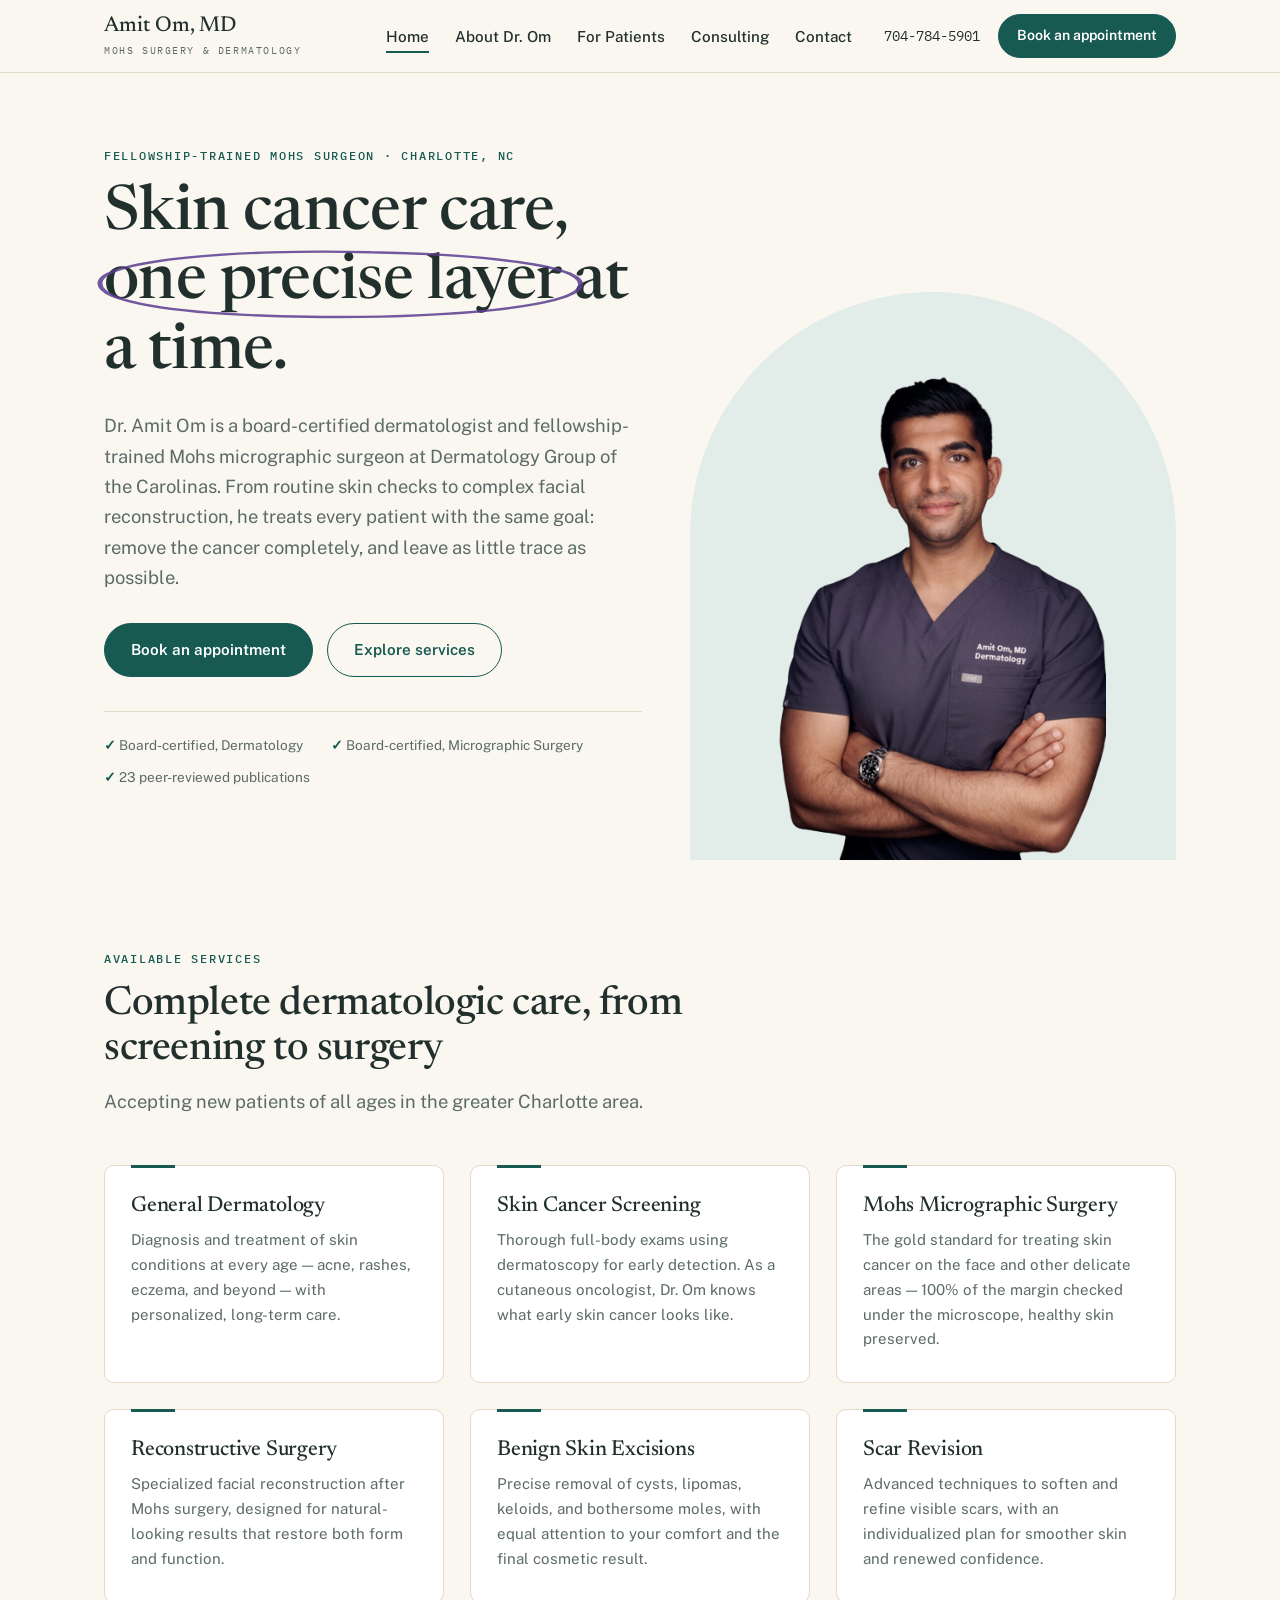
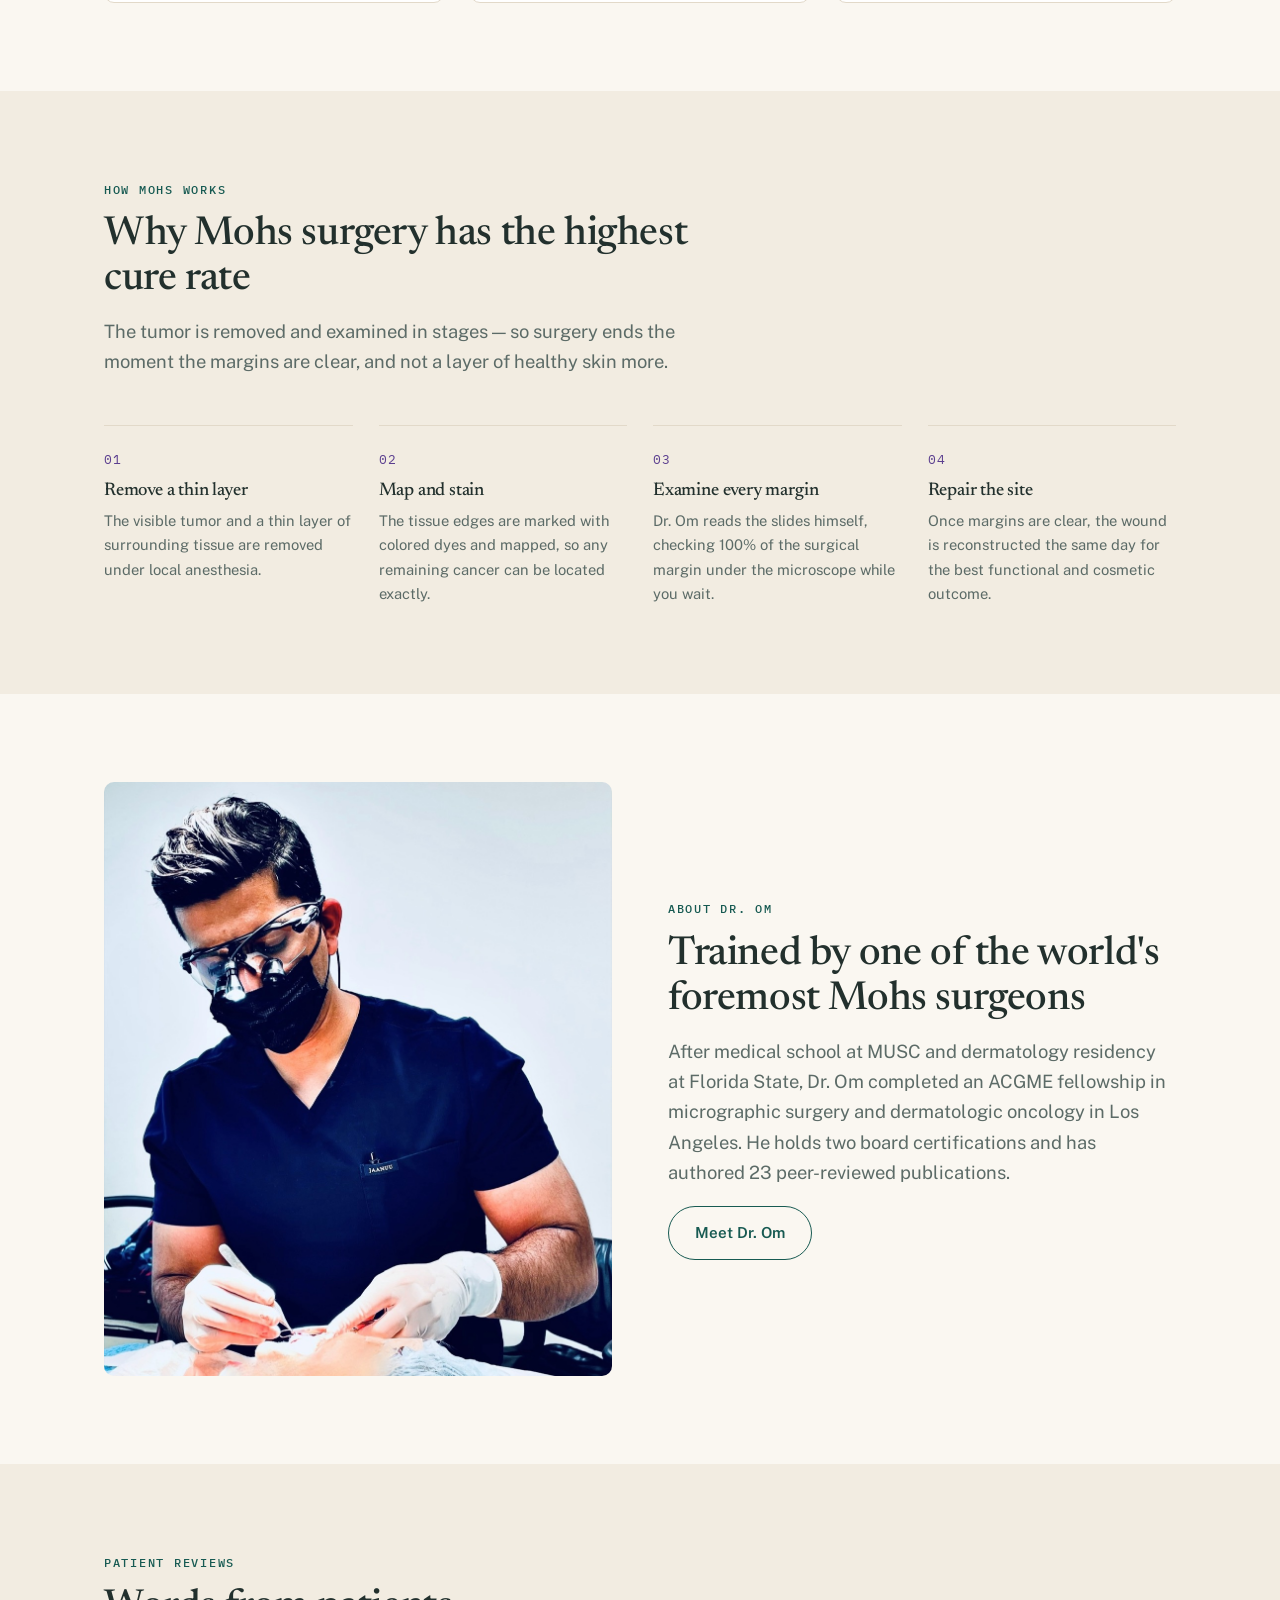
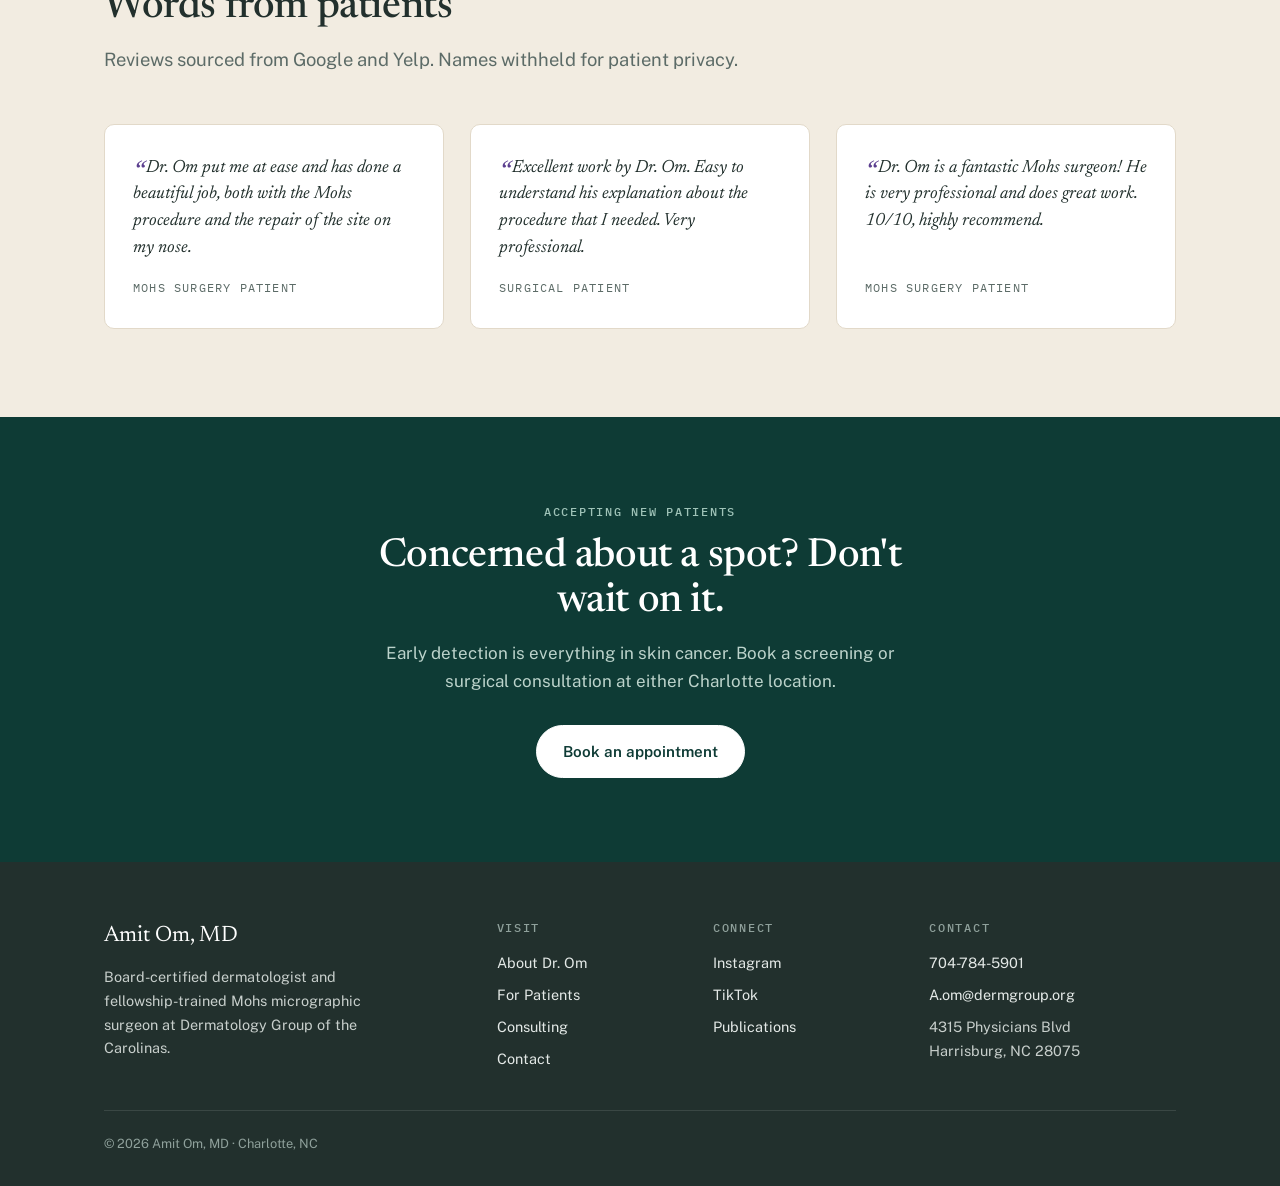
<file: index.html>
<!doctype html>
<html lang="en">
<head>
<meta charset="utf-8">
<meta name="viewport" content="width=device-width, initial-scale=1">
<title>Amit Om, MD — Mohs Surgeon &amp; Dermatologist in Charlotte, NC</title>
<meta name="description" content="Dr. Amit Om is a board-certified dermatologist and fellowship-trained Mohs micrographic surgeon at Dermatology Group of the Carolinas in Charlotte, NC. Skin cancer surgery, screenings, and general dermatology.">
<meta property="og:title" content="Amit Om, MD — Mohs Surgeon &amp; Dermatologist in Charlotte, NC">
<meta property="og:description" content="Board-certified dermatologist and fellowship-trained Mohs surgeon. Accepting new patients in Charlotte, NC.">
<meta property="og:type" content="website">
<link rel="icon" href="img/favicon.png" type="image/png">
<link rel="preconnect" href="https://fonts.googleapis.com">
<link rel="preconnect" href="https://fonts.gstatic.com" crossorigin>
<link href="https://fonts.googleapis.com/css2?family=Newsreader:ital,opsz,wght@0,6..72,400;0,6..72,500;1,6..72,400;1,6..72,500&family=Public+Sans:wght@400;500;600;700&family=IBM+Plex+Mono:wght@400;500&display=swap" rel="stylesheet">
<link rel="stylesheet" href="css/style.css">
</head>
<body>


<header class="site-header">
  <div class="wrap nav-bar">
    <a class="wordmark" href="index.html">
      <span class="name">Amit Om, MD</span>
      <span class="spec">Mohs Surgery &amp; Dermatology</span>
    </a>
    <button class="nav-toggle" aria-expanded="false" aria-label="Open menu">☰</button>
    <ul class="nav-links">
      <li><a href="index.html" aria-current="page">Home</a></li>
      <li><a href="about.html">About Dr. Om</a></li>
      <li><a href="for-patients.html">For Patients</a></li>
      <li><a href="consulting.html">Consulting</a></li>
      <li><a href="contact.html">Contact</a></li>
    </ul>
    <div class="nav-cta">
      <a class="nav-phone" href="tel:7047845901">704-784-5901</a>
      <a class="btn btn-solid btn-sm" href="contact.html">Book an appointment</a>
    </div>
  </div>
</header>

<main>

<section class="hero">
  <div class="wrap hero-grid">
    <div class="hero-copy">
      <span class="eyebrow">Fellowship-Trained Mohs Surgeon · Charlotte, NC</span>
      <h1>Skin cancer care,
        <span class="marker">one precise layer
          <svg viewBox="0 0 268 86" preserveAspectRatio="none" aria-hidden="true">
            <path d="M150,8 C205,10 262,22 259,45 C256,68 190,81 118,79 C48,77 7,62 10,40 C13,17 80,4 150,8"/>
          </svg>
        </span>
        at a time.</h1>
      <p class="lede">Dr. Amit Om is a board-certified dermatologist and fellowship-trained Mohs micrographic surgeon at Dermatology Group of the Carolinas. From routine skin checks to complex facial reconstruction, he treats every patient with the same goal: remove the cancer completely, and leave as little trace as possible.</p>
      <div class="hero-actions">
        <a class="btn btn-solid" href="contact.html">Book an appointment</a>
        <a class="btn btn-ghost" href="#services">Explore services</a>
      </div>
      <div class="trust-row">
        <span>Board-certified, Dermatology</span>
        <span>Board-certified, Micrographic Surgery</span>
        <span>23 peer-reviewed publications</span>
      </div>
    </div>
    <figure class="hero-figure">
      <img src="img/dr-om-portrait.png" alt="Dr. Amit Om in surgical scrubs, arms crossed" width="408" height="612" fetchpriority="high">
    </figure>
  </div>
</section>

<section class="section" id="services">
  <div class="wrap">
    <div class="section-head rv">
      <span class="eyebrow">Available Services</span>
      <h2>Complete dermatologic care, from screening to surgery</h2>
      <p class="lede">Accepting new patients of all ages in the greater Charlotte area.</p>
    </div>
    <div class="svc-grid">
      <article class="svc rv">
        <h3>General Dermatology</h3>
        <p>Diagnosis and treatment of skin conditions at every age — acne, rashes, eczema, and beyond — with personalized, long-term care.</p>
      </article>
      <article class="svc rv">
        <h3>Skin Cancer Screening</h3>
        <p>Thorough full-body exams using dermatoscopy for early detection. As a cutaneous oncologist, Dr. Om knows what early skin cancer looks like.</p>
      </article>
      <article class="svc rv">
        <h3>Mohs Micrographic Surgery</h3>
        <p>The gold standard for treating skin cancer on the face and other delicate areas — 100% of the margin checked under the microscope, healthy skin preserved.</p>
      </article>
      <article class="svc rv">
        <h3>Reconstructive Surgery</h3>
        <p>Specialized facial reconstruction after Mohs surgery, designed for natural-looking results that restore both form and function.</p>
      </article>
      <article class="svc rv">
        <h3>Benign Skin Excisions</h3>
        <p>Precise removal of cysts, lipomas, keloids, and bothersome moles, with equal attention to your comfort and the final cosmetic result.</p>
      </article>
      <article class="svc rv">
        <h3>Scar Revision</h3>
        <p>Advanced techniques to soften and refine visible scars, with an individualized plan for smoother skin and renewed confidence.</p>
      </article>
    </div>
  </div>
</section>

<section class="section section-tint">
  <div class="wrap">
    <div class="section-head rv">
      <span class="eyebrow">How Mohs Works</span>
      <h2>Why Mohs surgery has the highest cure rate</h2>
      <p class="lede">The tumor is removed and examined in stages — so surgery ends the moment the margins are clear, and not a layer of healthy skin more.</p>
    </div>
    <div class="steps">
      <div class="step rv">
        <h3>Remove a thin layer</h3>
        <p>The visible tumor and a thin layer of surrounding tissue are removed under local anesthesia.</p>
      </div>
      <div class="step rv">
        <h3>Map and stain</h3>
        <p>The tissue edges are marked with colored dyes and mapped, so any remaining cancer can be located exactly.</p>
      </div>
      <div class="step rv">
        <h3>Examine every margin</h3>
        <p>Dr. Om reads the slides himself, checking 100% of the surgical margin under the microscope while you wait.</p>
      </div>
      <div class="step rv">
        <h3>Repair the site</h3>
        <p>Once margins are clear, the wound is reconstructed the same day for the best functional and cosmetic outcome.</p>
      </div>
    </div>
  </div>
</section>

<section class="section">
  <div class="wrap split">
    <img class="rv" src="img/dr-om-surgery.jpg" alt="Dr. Om performing Mohs surgery wearing surgical loupes" width="1027" height="1200" loading="lazy">
    <div class="rv">
      <span class="eyebrow">About Dr. Om</span>
      <h2>Trained by one of the world's foremost Mohs surgeons</h2>
      <p class="lede">After medical school at MUSC and dermatology residency at Florida State, Dr. Om completed an ACGME fellowship in micrographic surgery and dermatologic oncology in Los Angeles. He holds two board certifications and has authored 23 peer-reviewed publications.</p>
      <a class="btn btn-ghost" href="about.html">Meet Dr. Om</a>
    </div>
  </div>
</section>

<section class="section section-tint">
  <div class="wrap">
    <div class="section-head rv">
      <span class="eyebrow">Patient Reviews</span>
      <h2>Words from patients</h2>
      <p class="lede">Reviews sourced from Google and Yelp. Names withheld for patient privacy.</p>
    </div>
    <div class="quote-grid">
      <figure class="quote rv">
        <blockquote>Dr. Om put me at ease and has done a beautiful job, both with the Mohs procedure and the repair of the site on my nose.</blockquote>
        <cite>Mohs surgery patient</cite>
      </figure>
      <figure class="quote rv">
        <blockquote>Excellent work by Dr. Om. Easy to understand his explanation about the procedure that I needed. Very professional.</blockquote>
        <cite>Surgical patient</cite>
      </figure>
      <figure class="quote rv">
        <blockquote>Dr. Om is a fantastic Mohs surgeon! He is very professional and does great work. 10/10, highly recommend.</blockquote>
        <cite>Mohs surgery patient</cite>
      </figure>
    </div>
  </div>
</section>

<section class="cta-band">
  <span class="eyebrow" style="color:#9FC3B8">Accepting New Patients</span>
  <h2>Concerned about a spot? Don't wait on it.</h2>
  <p>Early detection is everything in skin cancer. Book a screening or surgical consultation at either Charlotte location.</p>
  <a class="btn" href="contact.html">Book an appointment</a>
</section>

</main>

<footer class="site-footer">
  <div class="wrap">
    <div class="footer-grid">
      <div>
        <p class="footer-word">Amit Om, MD</p>
        <p style="margin-top:10px; max-width:34ch;">Board-certified dermatologist and fellowship-trained Mohs micrographic surgeon at Dermatology Group of the Carolinas.</p>
      </div>
      <div>
        <h4>Visit</h4>
        <ul>
          <li><a href="about.html">About Dr. Om</a></li>
          <li><a href="for-patients.html">For Patients</a></li>
          <li><a href="consulting.html">Consulting</a></li>
          <li><a href="contact.html">Contact</a></li>
        </ul>
      </div>
      <div>
        <h4>Connect</h4>
        <ul>
          <li><a href="https://www.instagram.com/amitommd/" rel="noopener">Instagram</a></li>
          <li><a href="https://www.tiktok.com/@amitommd" rel="noopener">TikTok</a></li>
          <li><a href="https://pubmed.ncbi.nlm.nih.gov/?term=amit+om" rel="noopener">Publications</a></li>
        </ul>
      </div>
      <div>
        <h4>Contact</h4>
        <ul>
          <li><a href="tel:7047845901">704-784-5901</a></li>
          <li><a href="mailto:A.om@dermgroup.org">A.om@dermgroup.org</a></li>
          <li>4315 Physicians Blvd<br>Harrisburg, NC 28075</li>
        </ul>
      </div>
    </div>
    <div class="footer-note">
      <span>&copy; 2026 Amit Om, MD &middot; Charlotte, NC</span>
    </div>
  </div>
</footer>

<script src="js/main.js"></script>
</body>
</html>
</file>
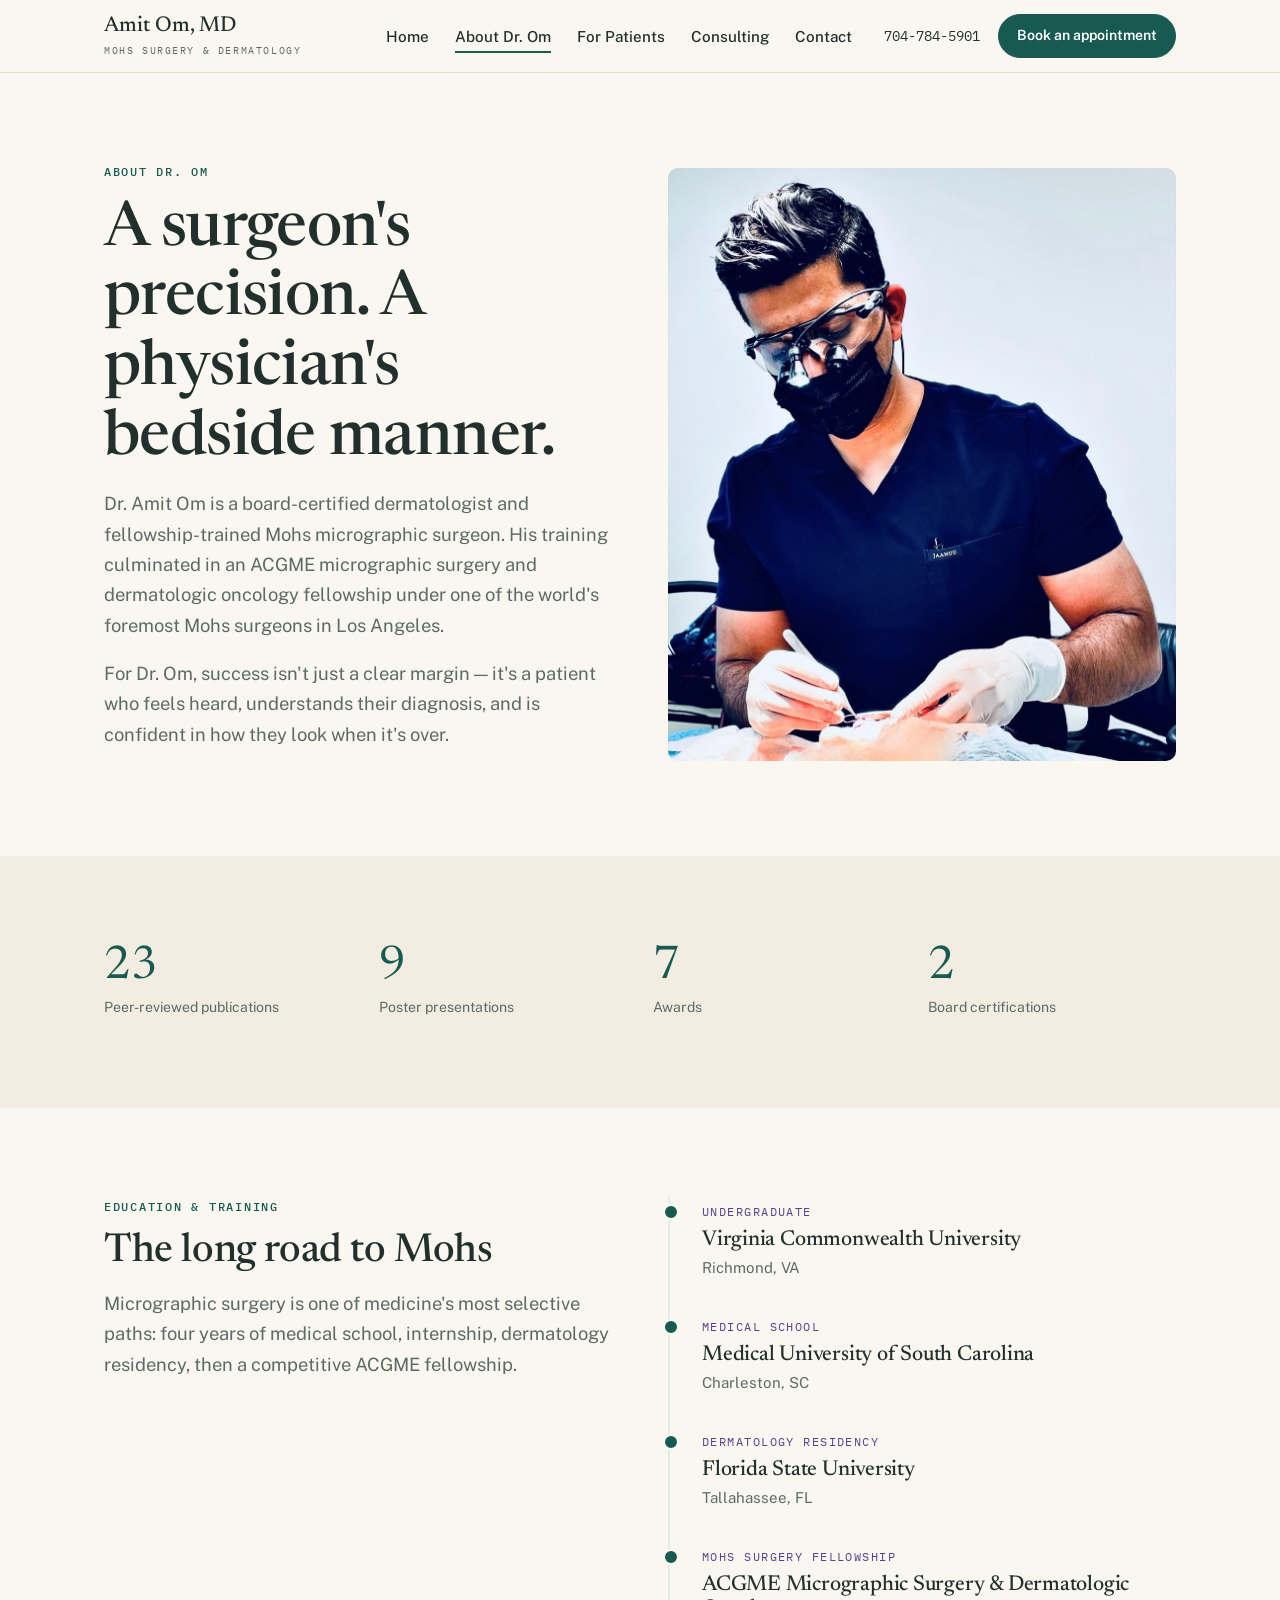
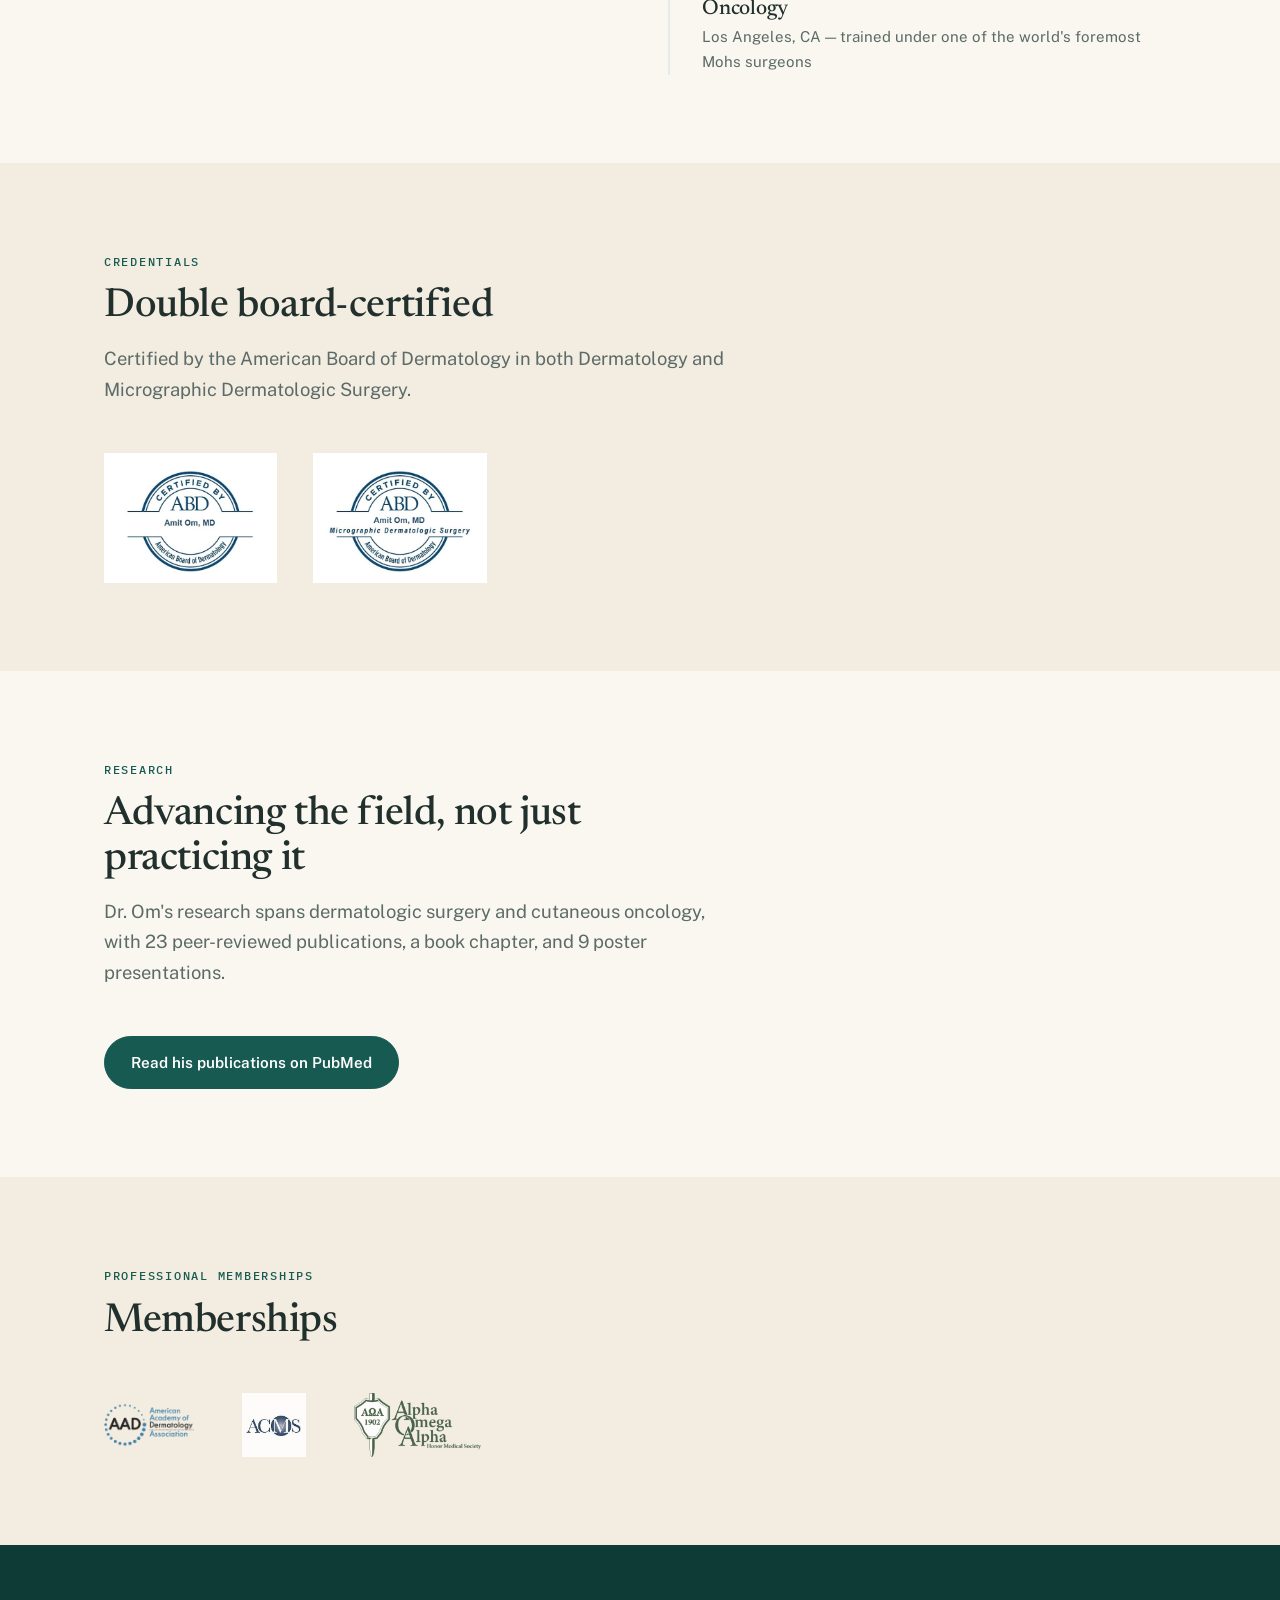
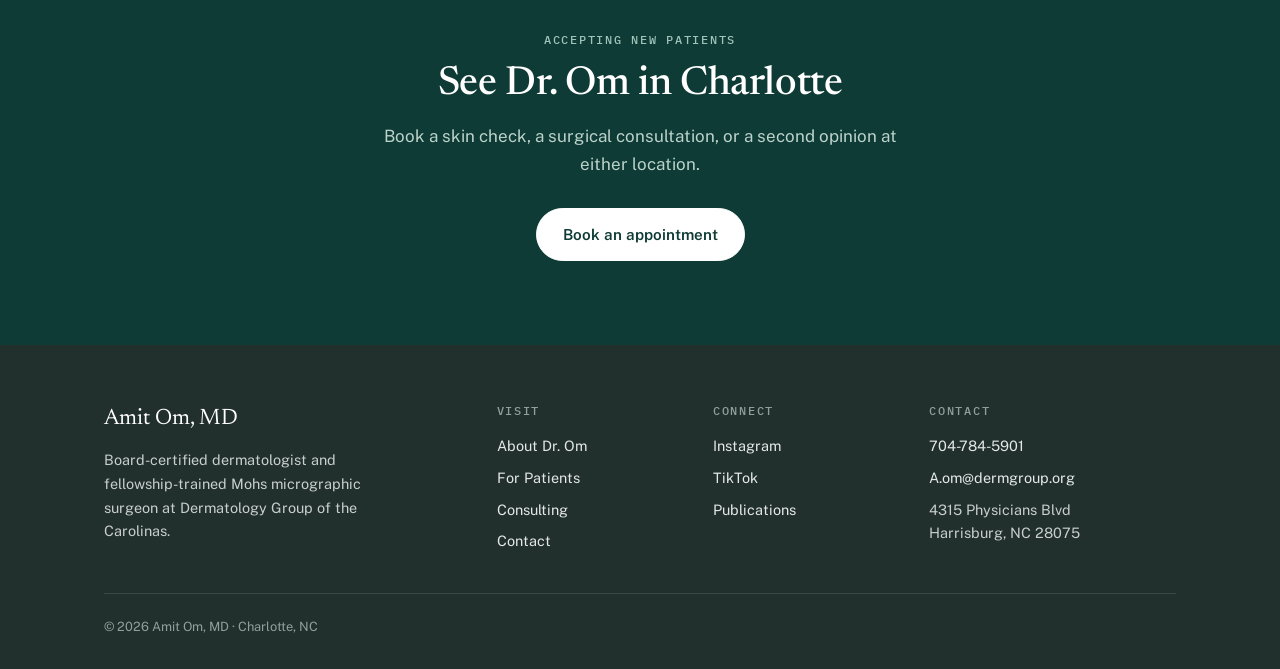
<file: about.html>
<!doctype html>
<html lang="en">
<head>
<meta charset="utf-8">
<meta name="viewport" content="width=device-width, initial-scale=1">
<title>About Dr. Amit Om — Board-Certified Dermatologist &amp; Mohs Surgeon</title>
<meta name="description" content="Dr. Amit Om's training spans VCU, MUSC, Florida State dermatology residency, and an ACGME Mohs surgery fellowship in Los Angeles. Double board-certified with 23 peer-reviewed publications.">
<link rel="icon" href="img/favicon.png" type="image/png">
<link rel="preconnect" href="https://fonts.googleapis.com">
<link rel="preconnect" href="https://fonts.gstatic.com" crossorigin>
<link href="https://fonts.googleapis.com/css2?family=Newsreader:ital,opsz,wght@0,6..72,400;0,6..72,500;1,6..72,400;1,6..72,500&family=Public+Sans:wght@400;500;600;700&family=IBM+Plex+Mono:wght@400;500&display=swap" rel="stylesheet">
<link rel="stylesheet" href="css/style.css">
</head>
<body>


<header class="site-header">
  <div class="wrap nav-bar">
    <a class="wordmark" href="index.html">
      <span class="name">Amit Om, MD</span>
      <span class="spec">Mohs Surgery &amp; Dermatology</span>
    </a>
    <button class="nav-toggle" aria-expanded="false" aria-label="Open menu">☰</button>
    <ul class="nav-links">
      <li><a href="index.html">Home</a></li>
      <li><a href="about.html" aria-current="page">About Dr. Om</a></li>
      <li><a href="for-patients.html">For Patients</a></li>
      <li><a href="consulting.html">Consulting</a></li>
      <li><a href="contact.html">Contact</a></li>
    </ul>
    <div class="nav-cta">
      <a class="nav-phone" href="tel:7047845901">704-784-5901</a>
      <a class="btn btn-solid btn-sm" href="contact.html">Book an appointment</a>
    </div>
  </div>
</header>

<main>

<section class="section">
  <div class="wrap split">
    <div>
      <span class="eyebrow">About Dr. Om</span>
      <h1>A surgeon's precision. A physician's bedside manner.</h1>
      <p class="lede">Dr. Amit Om is a board-certified dermatologist and fellowship-trained Mohs micrographic surgeon. His training culminated in an ACGME micrographic surgery and dermatologic oncology fellowship under one of the world's foremost Mohs surgeons in Los Angeles.</p>
      <p class="lede">For Dr. Om, success isn't just a clear margin — it's a patient who feels heard, understands their diagnosis, and is confident in how they look when it's over.</p>
    </div>
    <img class="rv" src="img/dr-om-surgery.jpg" alt="Dr. Om performing Mohs surgery wearing surgical loupes" width="1027" height="1200">
  </div>
</section>

<section class="section section-tint">
  <div class="wrap">
    <div class="stat-row">
      <div class="stat rv"><div class="num">23</div><div class="lbl">Peer-reviewed publications</div></div>
      <div class="stat rv"><div class="num">9</div><div class="lbl">Poster presentations</div></div>
      <div class="stat rv"><div class="num">7</div><div class="lbl">Awards</div></div>
      <div class="stat rv"><div class="num">2</div><div class="lbl">Board certifications</div></div>
    </div>
  </div>
</section>

<section class="section">
  <div class="wrap split" style="align-items:start">
    <div class="rv">
      <span class="eyebrow">Education &amp; Training</span>
      <h2>The long road to Mohs</h2>
      <p class="lede">Micrographic surgery is one of medicine's most selective paths: four years of medical school, internship, dermatology residency, then a competitive ACGME fellowship.</p>
    </div>
    <ol class="timeline rv">
      <li>
        <span class="when">Undergraduate</span>
        <h3>Virginia Commonwealth University</h3>
        <p>Richmond, VA</p>
      </li>
      <li>
        <span class="when">Medical School</span>
        <h3>Medical University of South Carolina</h3>
        <p>Charleston, SC</p>
      </li>
      <li>
        <span class="when">Dermatology Residency</span>
        <h3>Florida State University</h3>
        <p>Tallahassee, FL</p>
      </li>
      <li>
        <span class="when">Mohs Surgery Fellowship</span>
        <h3>ACGME Micrographic Surgery &amp; Dermatologic Oncology</h3>
        <p>Los Angeles, CA — trained under one of the world's foremost Mohs surgeons</p>
      </li>
    </ol>
  </div>
</section>

<section class="section section-tint">
  <div class="wrap">
    <div class="section-head rv">
      <span class="eyebrow">Credentials</span>
      <h2>Double board-certified</h2>
      <p class="lede">Certified by the American Board of Dermatology in both Dermatology and Micrographic Dermatologic Surgery.</p>
    </div>
    <div class="badge-row rv">
      <img src="img/cert-dermatology.jpg" alt="American Board of Dermatology certification — Dermatology" loading="lazy">
      <img src="img/cert-mohs.jpg" alt="American Board of Dermatology certification — Micrographic Dermatologic Surgery" loading="lazy">
    </div>
  </div>
</section>

<section class="section">
  <div class="wrap">
    <div class="section-head rv">
      <span class="eyebrow">Research</span>
      <h2>Advancing the field, not just practicing it</h2>
      <p class="lede">Dr. Om's research spans dermatologic surgery and cutaneous oncology, with 23 peer-reviewed publications, a book chapter, and 9 poster presentations.</p>
    </div>
    <a class="btn btn-solid rv" href="https://pubmed.ncbi.nlm.nih.gov/?term=amit+om" rel="noopener">Read his publications on PubMed</a>
  </div>
</section>

<section class="section section-tint">
  <div class="wrap">
    <div class="section-head rv">
      <span class="eyebrow">Professional Memberships</span>
      <h2>Memberships</h2>
    </div>
    <div class="logo-row rv">
      <img src="img/member-aad.png" alt="American Academy of Dermatology" loading="lazy">
      <img src="img/member-acms.jpg" alt="American College of Mohs Surgery" loading="lazy">
      <img src="img/member-aoa.png" alt="Alpha Omega Alpha Honor Medical Society" loading="lazy">
    </div>
  </div>
</section>

<section class="cta-band">
  <span class="eyebrow" style="color:#9FC3B8">Accepting New Patients</span>
  <h2>See Dr. Om in Charlotte</h2>
  <p>Book a skin check, a surgical consultation, or a second opinion at either location.</p>
  <a class="btn" href="contact.html">Book an appointment</a>
</section>

</main>

<footer class="site-footer">
  <div class="wrap">
    <div class="footer-grid">
      <div>
        <p class="footer-word">Amit Om, MD</p>
        <p style="margin-top:10px; max-width:34ch;">Board-certified dermatologist and fellowship-trained Mohs micrographic surgeon at Dermatology Group of the Carolinas.</p>
      </div>
      <div>
        <h4>Visit</h4>
        <ul>
          <li><a href="about.html">About Dr. Om</a></li>
          <li><a href="for-patients.html">For Patients</a></li>
          <li><a href="consulting.html">Consulting</a></li>
          <li><a href="contact.html">Contact</a></li>
        </ul>
      </div>
      <div>
        <h4>Connect</h4>
        <ul>
          <li><a href="https://www.instagram.com/amitommd/" rel="noopener">Instagram</a></li>
          <li><a href="https://www.tiktok.com/@amitommd" rel="noopener">TikTok</a></li>
          <li><a href="https://pubmed.ncbi.nlm.nih.gov/?term=amit+om" rel="noopener">Publications</a></li>
        </ul>
      </div>
      <div>
        <h4>Contact</h4>
        <ul>
          <li><a href="tel:7047845901">704-784-5901</a></li>
          <li><a href="mailto:A.om@dermgroup.org">A.om@dermgroup.org</a></li>
          <li>4315 Physicians Blvd<br>Harrisburg, NC 28075</li>
        </ul>
      </div>
    </div>
    <div class="footer-note">
      <span>&copy; 2026 Amit Om, MD &middot; Charlotte, NC</span>
    </div>
  </div>
</footer>

<script src="js/main.js"></script>
</body>
</html>
</file>
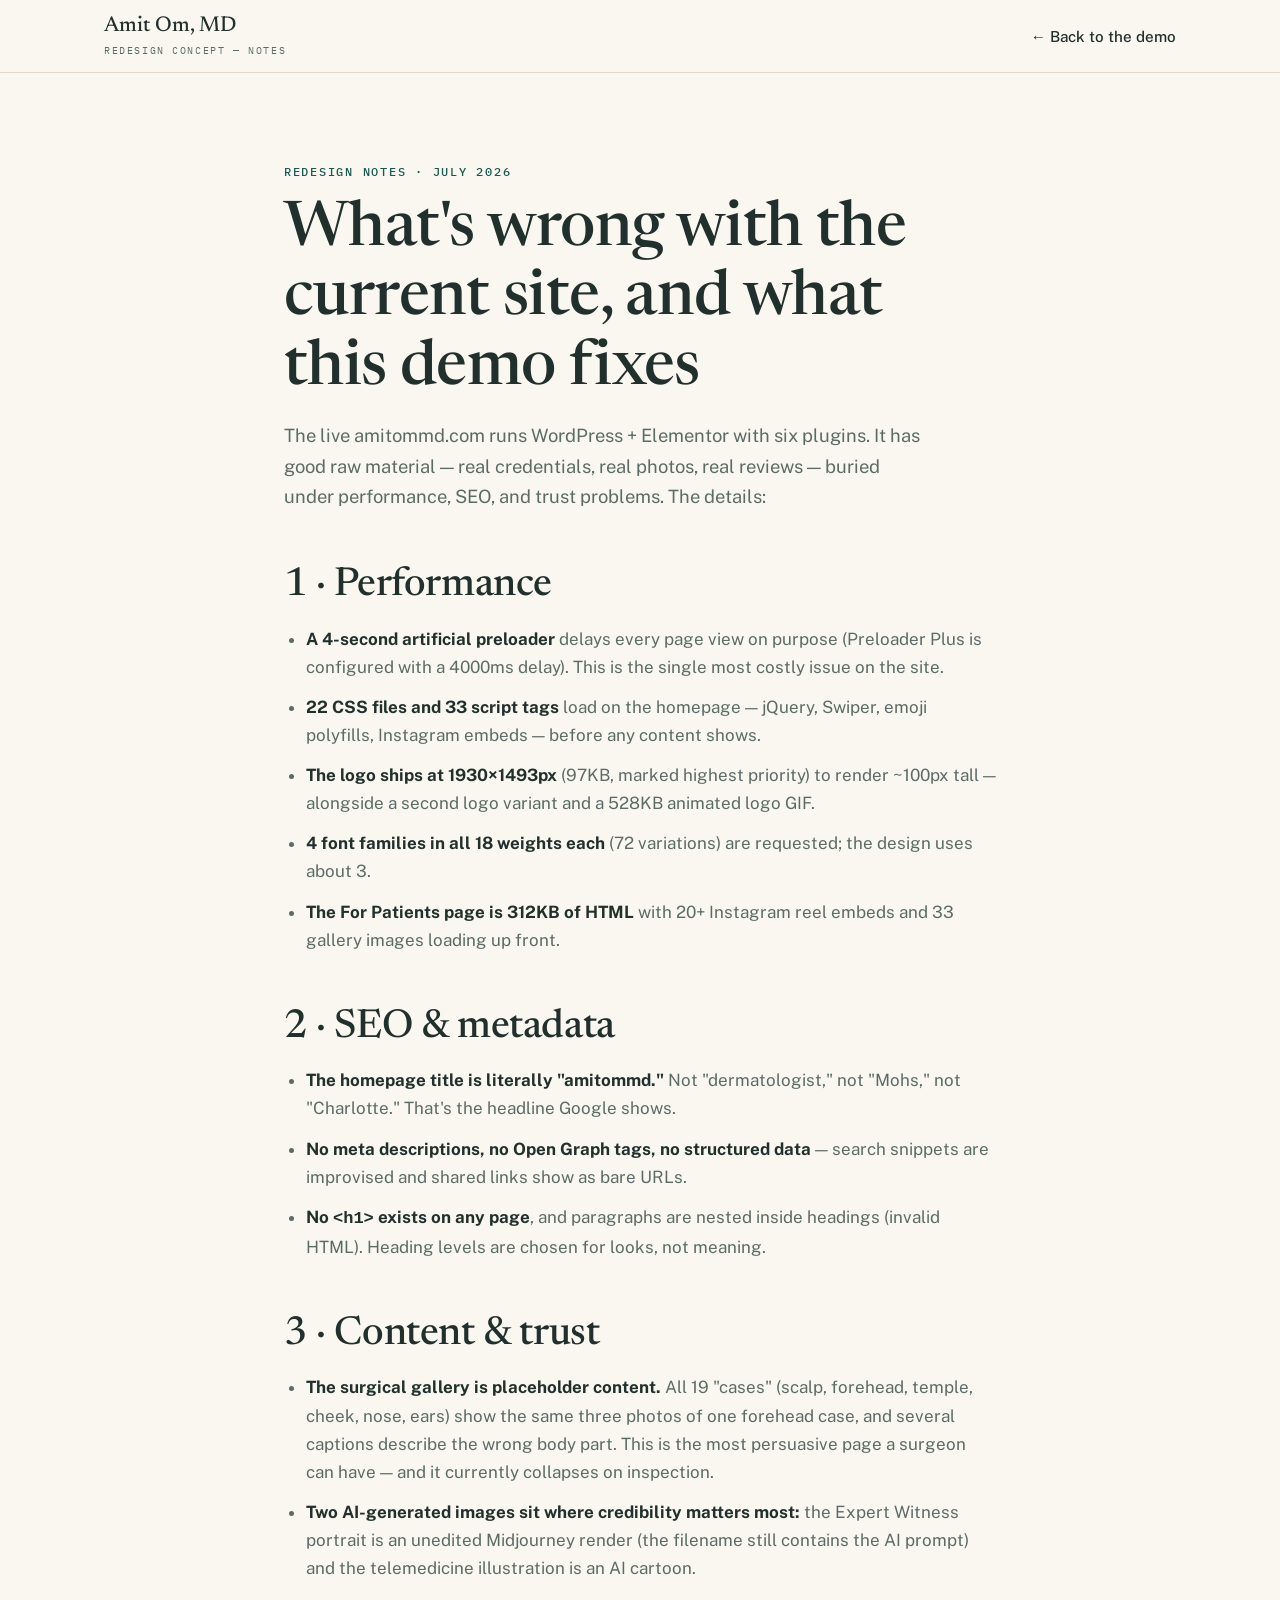
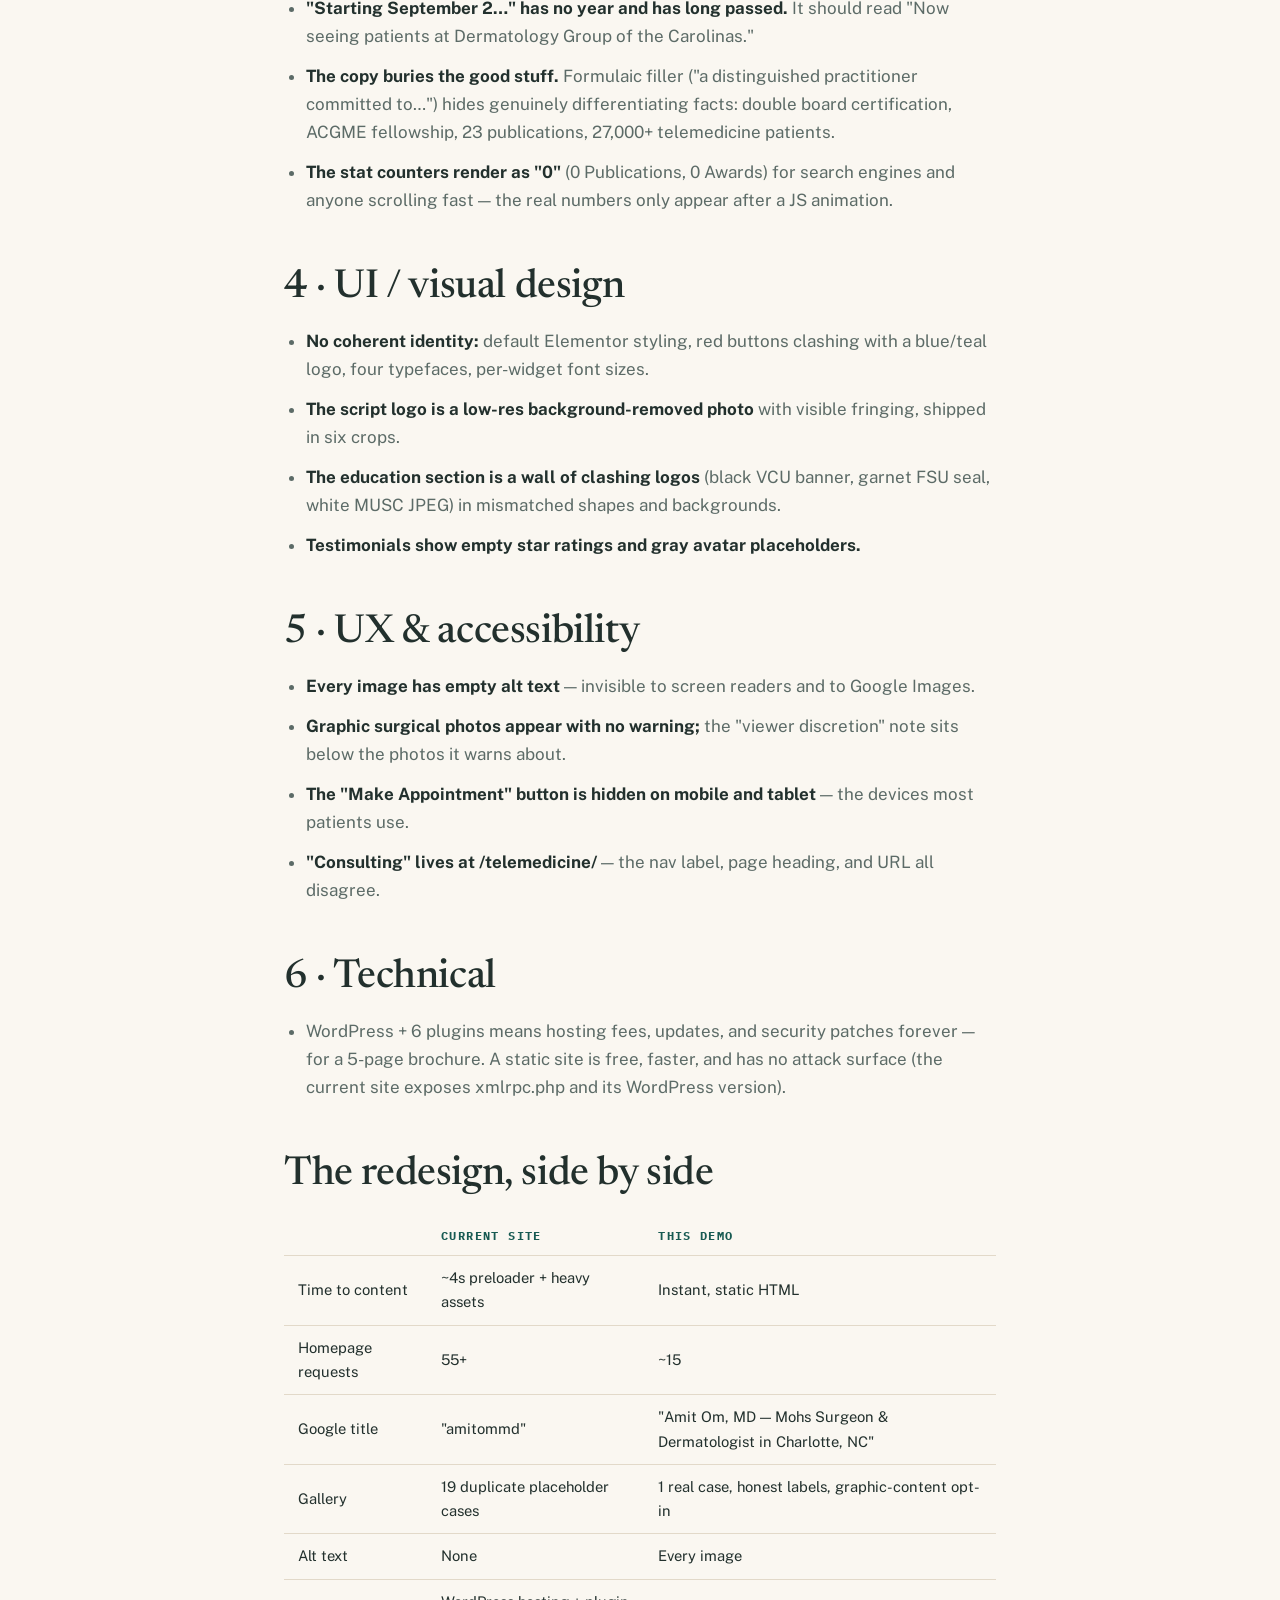
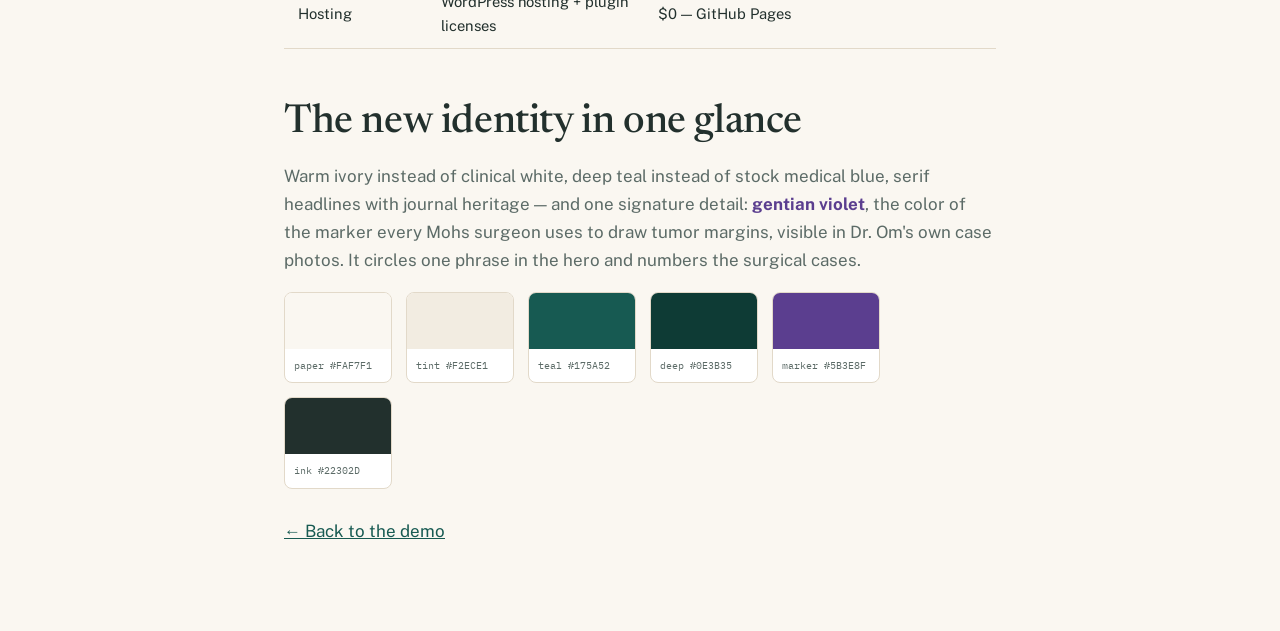
<file: audit.html>
<!doctype html>
<html lang="en">
<head>
<meta charset="utf-8">
<meta name="viewport" content="width=device-width, initial-scale=1">
<title>Redesign Notes — Audit of amitommd.com</title>
<meta name="description" content="What's wrong with the current amitommd.com and what this redesign concept fixes.">
<meta name="robots" content="noindex">
<link rel="icon" href="img/favicon.png" type="image/png">
<link rel="preconnect" href="https://fonts.googleapis.com">
<link rel="preconnect" href="https://fonts.gstatic.com" crossorigin>
<link href="https://fonts.googleapis.com/css2?family=Newsreader:ital,opsz,wght@0,6..72,400;0,6..72,500;1,6..72,400;1,6..72,500&family=Public+Sans:wght@400;500;600;700&family=IBM+Plex+Mono:wght@400;500&display=swap" rel="stylesheet">
<link rel="stylesheet" href="css/style.css">
<style>
  .audit-body { max-width: 760px; }
  .audit-body h2 { margin: 52px 0 16px; }
  .audit-body ul { padding-left: 22px; display: grid; gap: 12px; margin-top: 14px; }
  .audit-body li { color: var(--ink-2); }
  .audit-body li strong { color: var(--ink); }
  .audit-body table { border-collapse: collapse; width: 100%; margin-top: 18px; font-size: 0.92rem; }
  .audit-body th, .audit-body td { text-align: left; padding: 10px 14px; border-bottom: 1px solid var(--line); }
  .audit-body th { font-family: var(--mono); font-size: 0.72rem; text-transform: uppercase; letter-spacing: 0.12em; color: var(--teal); }
  .swatches { display: flex; flex-wrap: wrap; gap: 14px; margin-top: 18px; }
  .swatch { width: 108px; border: 1px solid var(--line); border-radius: 8px; overflow: hidden; background: #fff; }
  .swatch i { display: block; height: 56px; }
  .swatch span { display: block; font-family: var(--mono); font-size: 0.65rem; padding: 8px 9px; color: var(--ink-2); }
</style>
</head>
<body>

<header class="site-header">
  <div class="wrap nav-bar">
    <a class="wordmark" href="index.html">
      <span class="name">Amit Om, MD</span>
      <span class="spec">Redesign Concept — Notes</span>
    </a>
    <ul class="nav-links" style="display:flex">
      <li><a href="index.html">← Back to the demo</a></li>
    </ul>
  </div>
</header>

<main class="section">
  <div class="wrap audit-body">
    <span class="eyebrow">Redesign Notes · July 2026</span>
    <h1>What's wrong with the current site, and what this demo fixes</h1>
    <p class="lede" style="margin-top:16px">The live amitommd.com runs WordPress + Elementor with six plugins. It has good raw material — real credentials, real photos, real reviews — buried under performance, SEO, and trust problems. The details:</p>

    <h2>1 · Performance</h2>
    <ul>
      <li><strong>A 4-second artificial preloader</strong> delays every page view on purpose (Preloader Plus is configured with a 4000ms delay). This is the single most costly issue on the site.</li>
      <li><strong>22 CSS files and 33 script tags</strong> load on the homepage — jQuery, Swiper, emoji polyfills, Instagram embeds — before any content shows.</li>
      <li><strong>The logo ships at 1930×1493px</strong> (97KB, marked highest priority) to render ~100px tall — alongside a second logo variant and a 528KB animated logo GIF.</li>
      <li><strong>4 font families in all 18 weights each</strong> (72 variations) are requested; the design uses about 3.</li>
      <li><strong>The For Patients page is 312KB of HTML</strong> with 20+ Instagram reel embeds and 33 gallery images loading up front.</li>
    </ul>

    <h2>2 · SEO &amp; metadata</h2>
    <ul>
      <li><strong>The homepage title is literally "amitommd."</strong> Not "dermatologist," not "Mohs," not "Charlotte." That's the headline Google shows.</li>
      <li><strong>No meta descriptions, no Open Graph tags, no structured data</strong> — search snippets are improvised and shared links show as bare URLs.</li>
      <li><strong>No <code>&lt;h1&gt;</code> exists on any page</strong>, and paragraphs are nested inside headings (invalid HTML). Heading levels are chosen for looks, not meaning.</li>
    </ul>

    <h2>3 · Content &amp; trust</h2>
    <ul>
      <li><strong>The surgical gallery is placeholder content.</strong> All 19 "cases" (scalp, forehead, temple, cheek, nose, ears) show the same three photos of one forehead case, and several captions describe the wrong body part. This is the most persuasive page a surgeon can have — and it currently collapses on inspection.</li>
      <li><strong>Two AI-generated images sit where credibility matters most:</strong> the Expert Witness portrait is an unedited Midjourney render (the filename still contains the AI prompt) and the telemedicine illustration is an AI cartoon.</li>
      <li><strong>"Starting September 2…" has no year and has long passed.</strong> It should read "Now seeing patients at Dermatology Group of the Carolinas."</li>
      <li><strong>The copy buries the good stuff.</strong> Formulaic filler ("a distinguished practitioner committed to…") hides genuinely differentiating facts: double board certification, ACGME fellowship, 23 publications, 27,000+ telemedicine patients.</li>
      <li><strong>The stat counters render as "0"</strong> (0 Publications, 0 Awards) for search engines and anyone scrolling fast — the real numbers only appear after a JS animation.</li>
    </ul>

    <h2>4 · UI / visual design</h2>
    <ul>
      <li><strong>No coherent identity:</strong> default Elementor styling, red buttons clashing with a blue/teal logo, four typefaces, per-widget font sizes.</li>
      <li><strong>The script logo is a low-res background-removed photo</strong> with visible fringing, shipped in six crops.</li>
      <li><strong>The education section is a wall of clashing logos</strong> (black VCU banner, garnet FSU seal, white MUSC JPEG) in mismatched shapes and backgrounds.</li>
      <li><strong>Testimonials show empty star ratings and gray avatar placeholders.</strong></li>
    </ul>

    <h2>5 · UX &amp; accessibility</h2>
    <ul>
      <li><strong>Every image has empty alt text</strong> — invisible to screen readers and to Google Images.</li>
      <li><strong>Graphic surgical photos appear with no warning;</strong> the "viewer discretion" note sits below the photos it warns about.</li>
      <li><strong>The "Make Appointment" button is hidden on mobile and tablet</strong> — the devices most patients use.</li>
      <li><strong>"Consulting" lives at /telemedicine/</strong> — the nav label, page heading, and URL all disagree.</li>
    </ul>

    <h2>6 · Technical</h2>
    <ul>
      <li>WordPress + 6 plugins means hosting fees, updates, and security patches forever — for a 5-page brochure. A static site is free, faster, and has no attack surface (the current site exposes xmlrpc.php and its WordPress version).</li>
    </ul>

    <h2>The redesign, side by side</h2>
    <table>
      <tr><th></th><th>Current site</th><th>This demo</th></tr>
      <tr><td>Time to content</td><td>~4s preloader + heavy assets</td><td>Instant, static HTML</td></tr>
      <tr><td>Homepage requests</td><td>55+</td><td>~15</td></tr>
      <tr><td>Google title</td><td>"amitommd"</td><td>"Amit Om, MD — Mohs Surgeon &amp; Dermatologist in Charlotte, NC"</td></tr>
      <tr><td>Gallery</td><td>19 duplicate placeholder cases</td><td>1 real case, honest labels, graphic-content opt-in</td></tr>
      <tr><td>Alt text</td><td>None</td><td>Every image</td></tr>
      <tr><td>Hosting</td><td>WordPress hosting + plugin licenses</td><td>$0 — GitHub Pages</td></tr>
    </table>

    <h2>The new identity in one glance</h2>
    <p style="color:var(--ink-2)">Warm ivory instead of clinical white, deep teal instead of stock medical blue, serif headlines with journal heritage — and one signature detail: <strong style="color:var(--violet)">gentian violet</strong>, the color of the marker every Mohs surgeon uses to draw tumor margins, visible in Dr. Om's own case photos. It circles one phrase in the hero and numbers the surgical cases.</p>
    <div class="swatches">
      <div class="swatch"><i style="background:#FAF7F1"></i><span>paper #FAF7F1</span></div>
      <div class="swatch"><i style="background:#F2ECE1"></i><span>tint #F2ECE1</span></div>
      <div class="swatch"><i style="background:#175A52"></i><span>teal #175A52</span></div>
      <div class="swatch"><i style="background:#0E3B35"></i><span>deep #0E3B35</span></div>
      <div class="swatch"><i style="background:#5B3E8F"></i><span>marker #5B3E8F</span></div>
      <div class="swatch"><i style="background:#22302D"></i><span>ink #22302D</span></div>
    </div>
    <p style="margin-top:28px"><a href="index.html">← Back to the demo</a></p>
  </div>
</main>

<script src="js/main.js"></script>
</body>
</html>
</file>
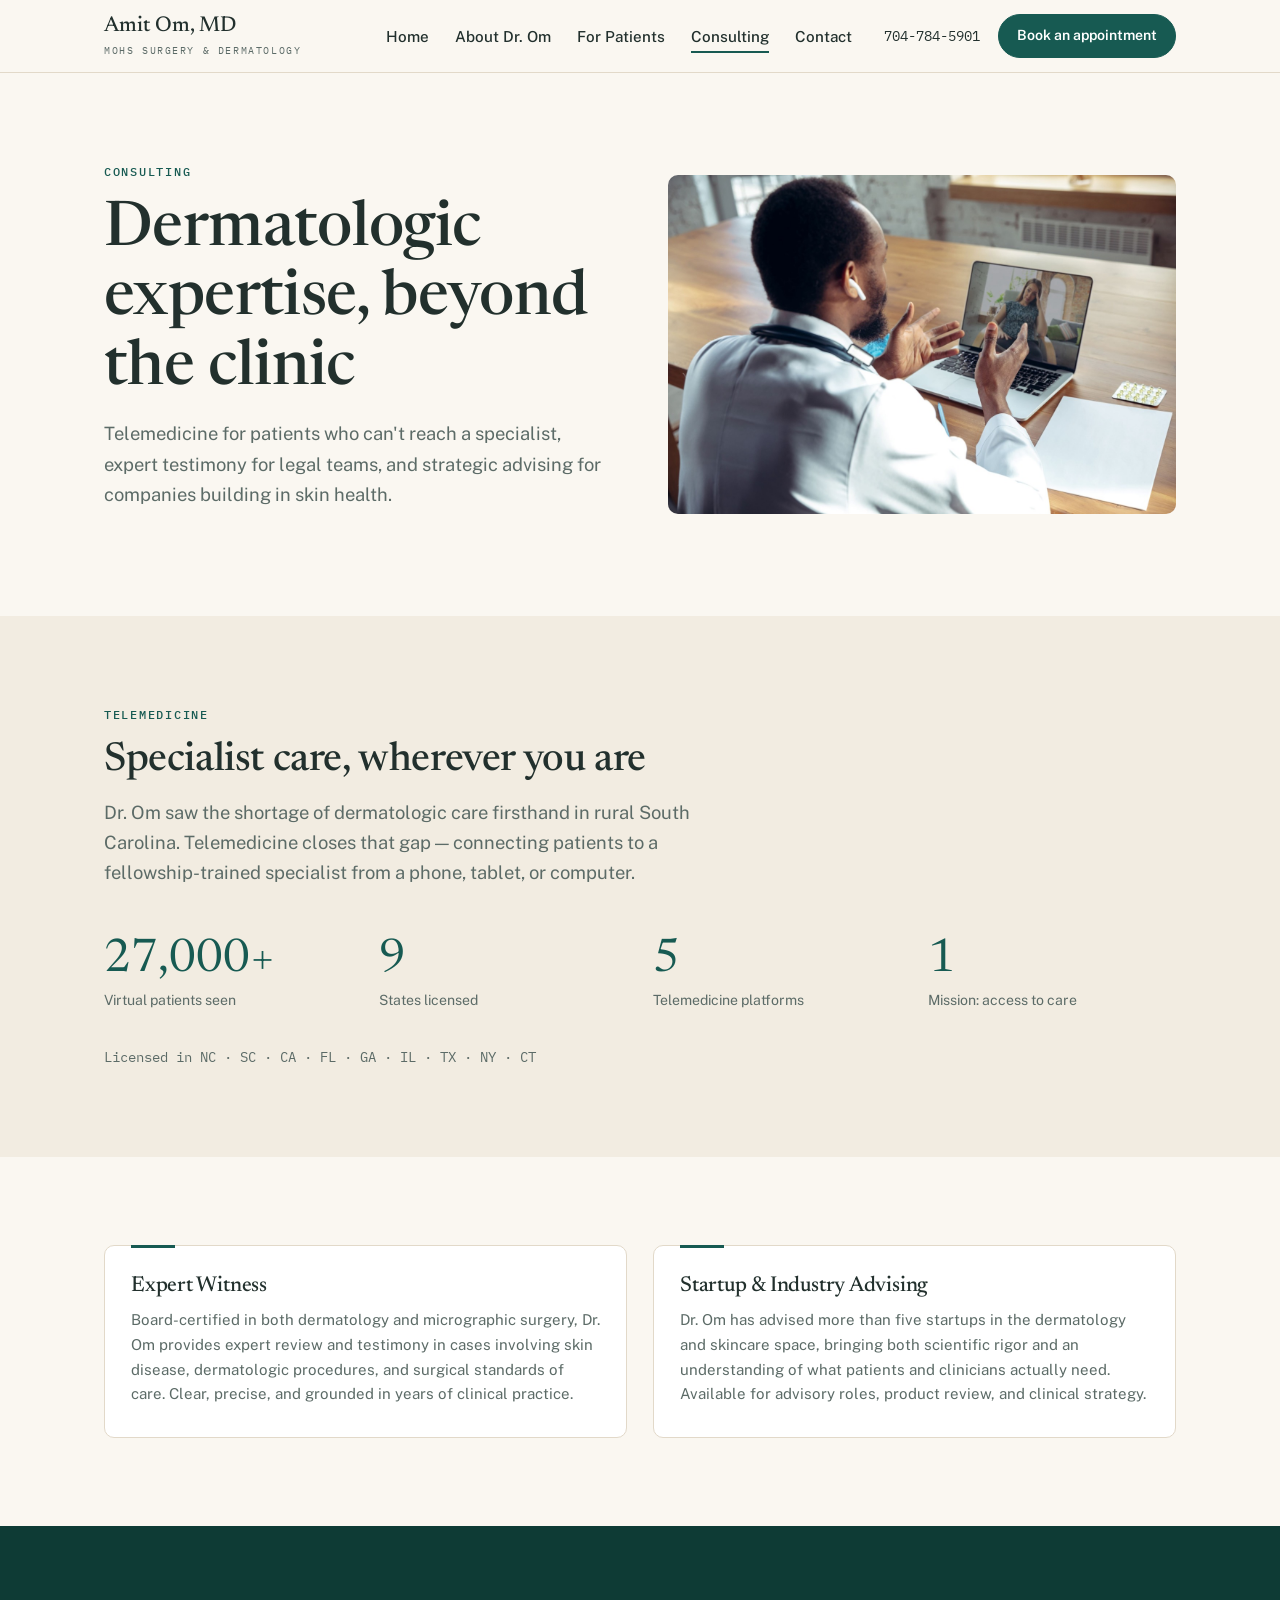
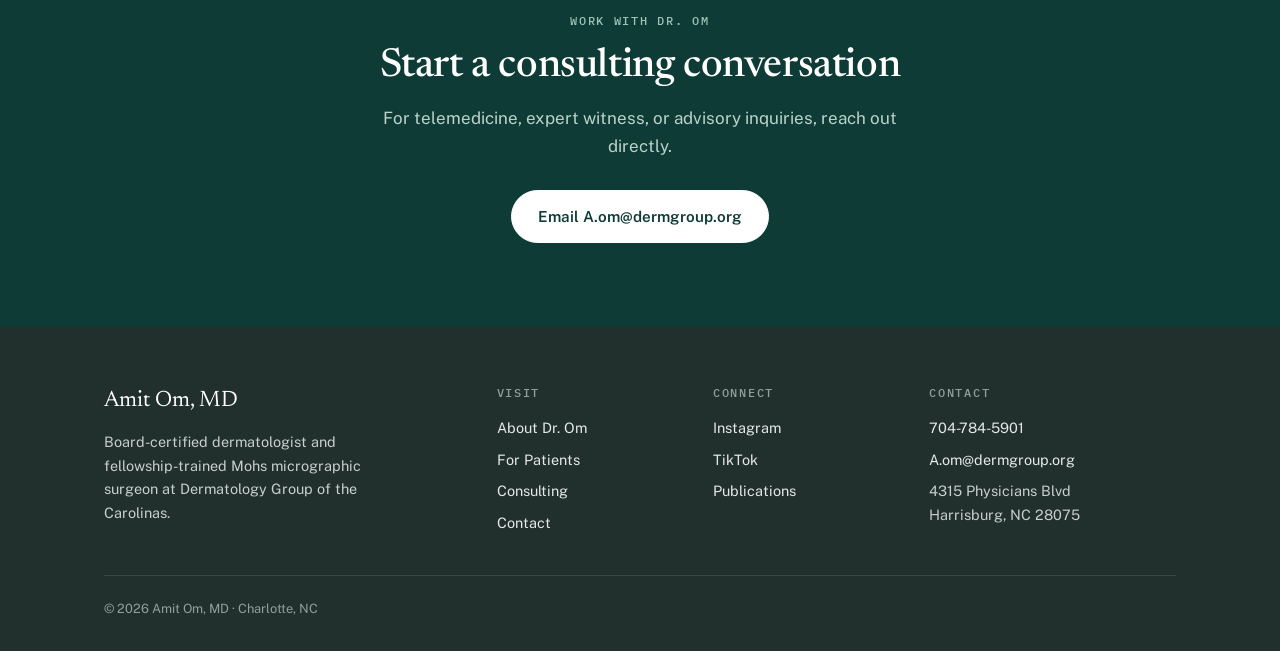
<file: consulting.html>
<!doctype html>
<html lang="en">
<head>
<meta charset="utf-8">
<meta name="viewport" content="width=device-width, initial-scale=1">
<title>Consulting — Telemedicine, Expert Witness &amp; Advising | Amit Om, MD</title>
<meta name="description" content="Dr. Amit Om offers telemedicine in 9 states, expert witness services in dermatology and dermatologic surgery, and advising for skincare and dermatology startups.">
<link rel="icon" href="img/favicon.png" type="image/png">
<link rel="preconnect" href="https://fonts.googleapis.com">
<link rel="preconnect" href="https://fonts.gstatic.com" crossorigin>
<link href="https://fonts.googleapis.com/css2?family=Newsreader:ital,opsz,wght@0,6..72,400;0,6..72,500;1,6..72,400;1,6..72,500&family=Public+Sans:wght@400;500;600;700&family=IBM+Plex+Mono:wght@400;500&display=swap" rel="stylesheet">
<link rel="stylesheet" href="css/style.css">
</head>
<body>


<header class="site-header">
  <div class="wrap nav-bar">
    <a class="wordmark" href="index.html">
      <span class="name">Amit Om, MD</span>
      <span class="spec">Mohs Surgery &amp; Dermatology</span>
    </a>
    <button class="nav-toggle" aria-expanded="false" aria-label="Open menu">☰</button>
    <ul class="nav-links">
      <li><a href="index.html">Home</a></li>
      <li><a href="about.html">About Dr. Om</a></li>
      <li><a href="for-patients.html">For Patients</a></li>
      <li><a href="consulting.html" aria-current="page">Consulting</a></li>
      <li><a href="contact.html">Contact</a></li>
    </ul>
    <div class="nav-cta">
      <a class="nav-phone" href="tel:7047845901">704-784-5901</a>
      <a class="btn btn-solid btn-sm" href="contact.html">Book an appointment</a>
    </div>
  </div>
</header>

<main>

<section class="section">
  <div class="wrap split">
    <div>
      <span class="eyebrow">Consulting</span>
      <h1>Dermatologic expertise, beyond the clinic</h1>
      <p class="lede">Telemedicine for patients who can't reach a specialist, expert testimony for legal teams, and strategic advising for companies building in skin health.</p>
    </div>
    <img class="rv" src="img/telemedicine.jpg" alt="Physician conducting a telemedicine visit on a laptop" width="1400" height="933">
  </div>
</section>

<section class="section section-tint">
  <div class="wrap">
    <div class="section-head rv">
      <span class="eyebrow">Telemedicine</span>
      <h2>Specialist care, wherever you are</h2>
      <p class="lede">Dr. Om saw the shortage of dermatologic care firsthand in rural South Carolina. Telemedicine closes that gap — connecting patients to a fellowship-trained specialist from a phone, tablet, or computer.</p>
    </div>
    <div class="stat-row">
      <div class="stat rv"><div class="num">27,000+</div><div class="lbl">Virtual patients seen</div></div>
      <div class="stat rv"><div class="num">9</div><div class="lbl">States licensed</div></div>
      <div class="stat rv"><div class="num">5</div><div class="lbl">Telemedicine platforms</div></div>
      <div class="stat rv"><div class="num">1</div><div class="lbl">Mission: access to care</div></div>
    </div>
    <p class="rv" style="margin-top:34px; font-family:var(--mono); font-size:0.85rem; color:var(--ink-2);">Licensed in NC · SC · CA · FL · GA · IL · TX · NY · CT</p>
  </div>
</section>

<section class="section">
  <div class="wrap svc-grid" style="grid-template-columns:1fr 1fr">
    <article class="svc rv">
      <h3>Expert Witness</h3>
      <p>Board-certified in both dermatology and micrographic surgery, Dr. Om provides expert review and testimony in cases involving skin disease, dermatologic procedures, and surgical standards of care. Clear, precise, and grounded in years of clinical practice.</p>
    </article>
    <article class="svc rv">
      <h3>Startup &amp; Industry Advising</h3>
      <p>Dr. Om has advised more than five startups in the dermatology and skincare space, bringing both scientific rigor and an understanding of what patients and clinicians actually need. Available for advisory roles, product review, and clinical strategy.</p>
    </article>
  </div>
</section>

<section class="cta-band">
  <span class="eyebrow" style="color:#9FC3B8">Work With Dr. Om</span>
  <h2>Start a consulting conversation</h2>
  <p>For telemedicine, expert witness, or advisory inquiries, reach out directly.</p>
  <a class="btn" href="mailto:A.om@dermgroup.org?subject=Consulting%20inquiry">Email A.om@dermgroup.org</a>
</section>

</main>

<footer class="site-footer">
  <div class="wrap">
    <div class="footer-grid">
      <div>
        <p class="footer-word">Amit Om, MD</p>
        <p style="margin-top:10px; max-width:34ch;">Board-certified dermatologist and fellowship-trained Mohs micrographic surgeon at Dermatology Group of the Carolinas.</p>
      </div>
      <div>
        <h4>Visit</h4>
        <ul>
          <li><a href="about.html">About Dr. Om</a></li>
          <li><a href="for-patients.html">For Patients</a></li>
          <li><a href="consulting.html">Consulting</a></li>
          <li><a href="contact.html">Contact</a></li>
        </ul>
      </div>
      <div>
        <h4>Connect</h4>
        <ul>
          <li><a href="https://www.instagram.com/amitommd/" rel="noopener">Instagram</a></li>
          <li><a href="https://www.tiktok.com/@amitommd" rel="noopener">TikTok</a></li>
          <li><a href="https://pubmed.ncbi.nlm.nih.gov/?term=amit+om" rel="noopener">Publications</a></li>
        </ul>
      </div>
      <div>
        <h4>Contact</h4>
        <ul>
          <li><a href="tel:7047845901">704-784-5901</a></li>
          <li><a href="mailto:A.om@dermgroup.org">A.om@dermgroup.org</a></li>
          <li>4315 Physicians Blvd<br>Harrisburg, NC 28075</li>
        </ul>
      </div>
    </div>
    <div class="footer-note">
      <span>&copy; 2026 Amit Om, MD &middot; Charlotte, NC</span>
    </div>
  </div>
</footer>

<script src="js/main.js"></script>
</body>
</html>
</file>
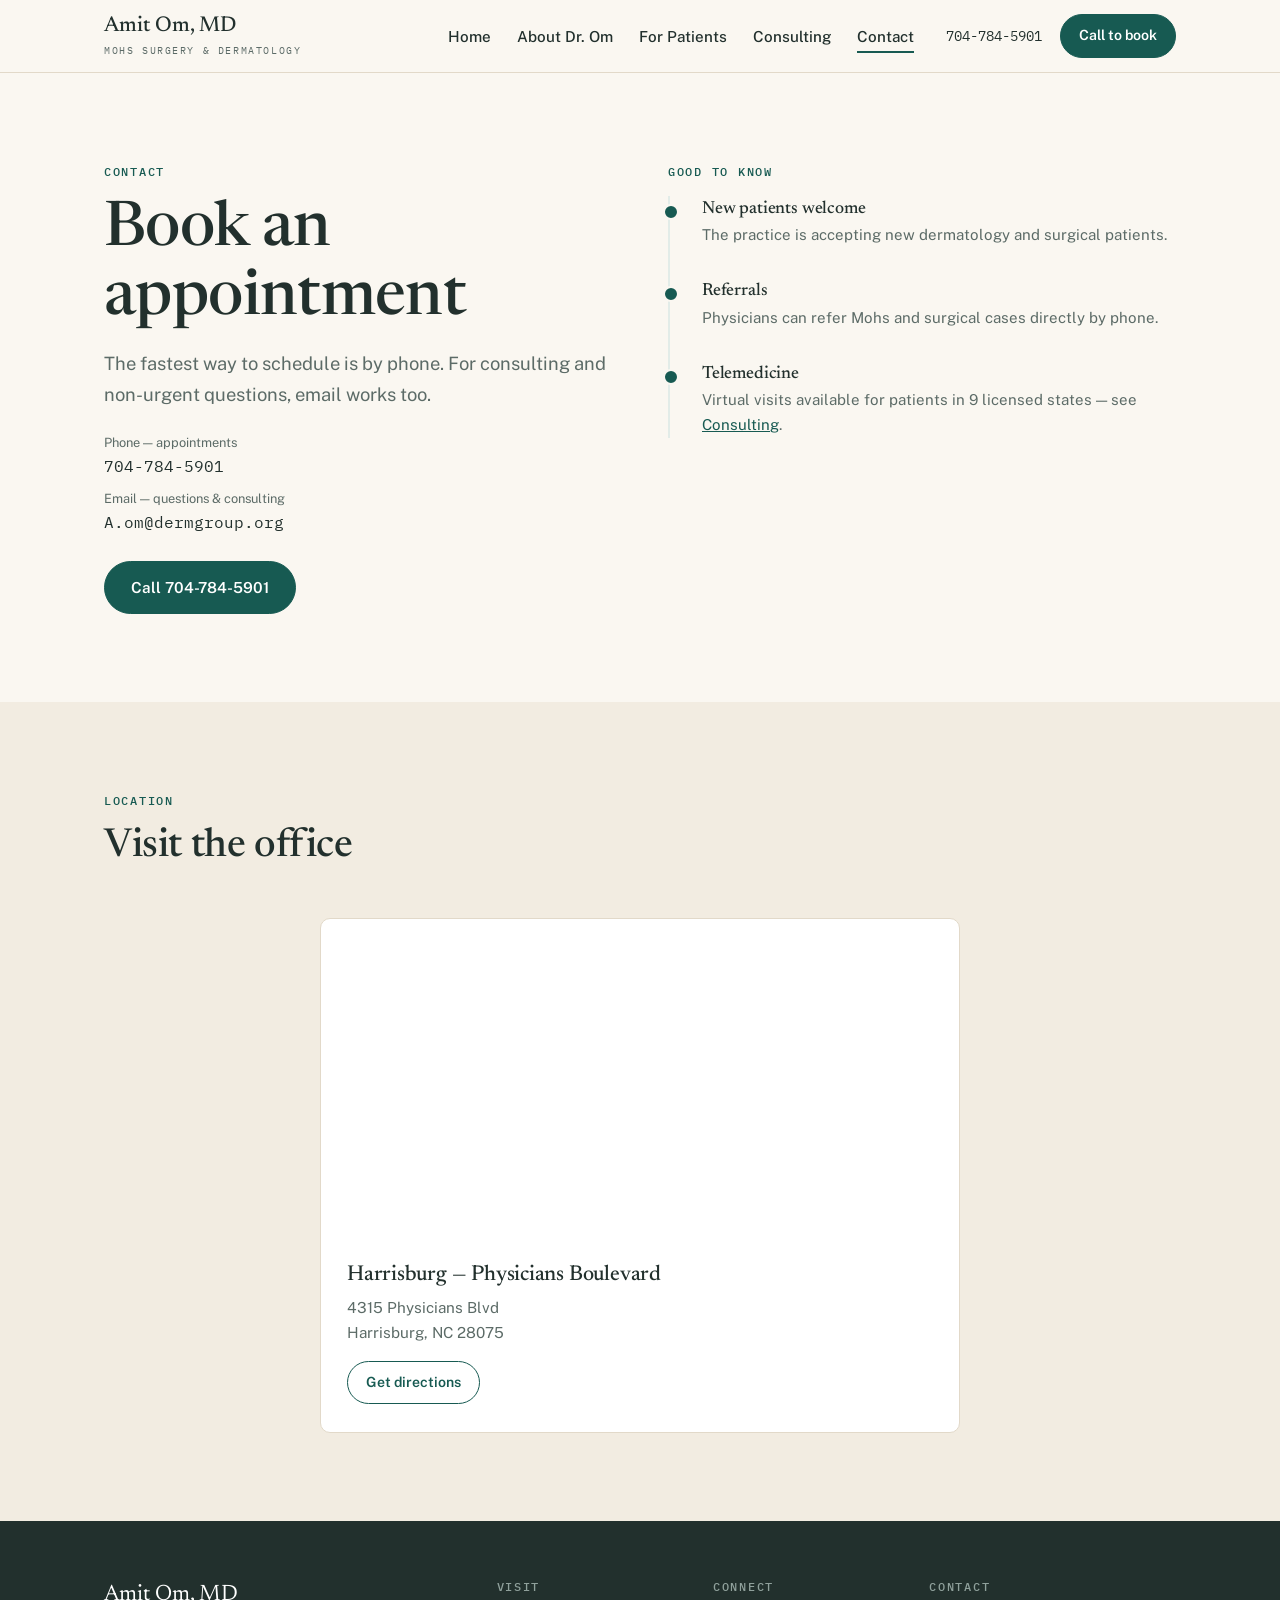
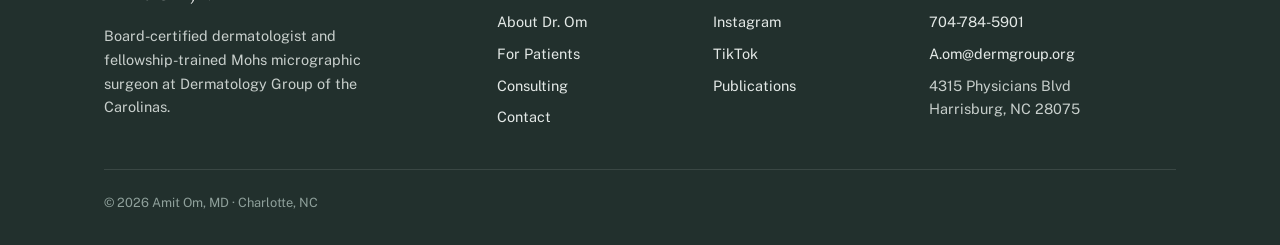
<file: contact.html>
<!doctype html>
<html lang="en">
<head>
<meta charset="utf-8">
<meta name="viewport" content="width=device-width, initial-scale=1">
<title>Contact &amp; Locations — Amit Om, MD | Charlotte, NC</title>
<meta name="description" content="Book an appointment with Dr. Amit Om at Dermatology Group of the Carolinas in Harrisburg, NC. Call 704-784-5901.">
<link rel="icon" href="img/favicon.png" type="image/png">
<link rel="preconnect" href="https://fonts.googleapis.com">
<link rel="preconnect" href="https://fonts.gstatic.com" crossorigin>
<link href="https://fonts.googleapis.com/css2?family=Newsreader:ital,opsz,wght@0,6..72,400;0,6..72,500;1,6..72,400;1,6..72,500&family=Public+Sans:wght@400;500;600;700&family=IBM+Plex+Mono:wght@400;500&display=swap" rel="stylesheet">
<link rel="stylesheet" href="css/style.css">
</head>
<body>


<header class="site-header">
  <div class="wrap nav-bar">
    <a class="wordmark" href="index.html">
      <span class="name">Amit Om, MD</span>
      <span class="spec">Mohs Surgery &amp; Dermatology</span>
    </a>
    <button class="nav-toggle" aria-expanded="false" aria-label="Open menu">☰</button>
    <ul class="nav-links">
      <li><a href="index.html">Home</a></li>
      <li><a href="about.html">About Dr. Om</a></li>
      <li><a href="for-patients.html">For Patients</a></li>
      <li><a href="consulting.html">Consulting</a></li>
      <li><a href="contact.html" aria-current="page">Contact</a></li>
    </ul>
    <div class="nav-cta">
      <a class="nav-phone" href="tel:7047845901">704-784-5901</a>
      <a class="btn btn-solid btn-sm" href="tel:7047845901">Call to book</a>
    </div>
  </div>
</header>

<main>

<section class="section">
  <div class="wrap split" style="align-items:start">
    <div>
      <span class="eyebrow">Contact</span>
      <h1>Book an appointment</h1>
      <p class="lede">The fastest way to schedule is by phone. For consulting and non-urgent questions, email works too.</p>
      <div class="contact-lines">
        <a href="tel:7047845901"><span class="tag">Phone — appointments</span>704-784-5901</a>
        <a href="mailto:A.om@dermgroup.org"><span class="tag">Email — questions &amp; consulting</span>A.om@dermgroup.org</a>
      </div>
      <a class="btn btn-solid" href="tel:7047845901">Call 704-784-5901</a>
    </div>
    <div class="rv">
      <span class="eyebrow">Good to Know</span>
      <ul class="timeline" style="margin-top:6px">
        <li><h3 style="font-size:1.1rem">New patients welcome</h3><p>The practice is accepting new dermatology and surgical patients.</p></li>
        <li><h3 style="font-size:1.1rem">Referrals</h3><p>Physicians can refer Mohs and surgical cases directly by phone.</p></li>
        <li><h3 style="font-size:1.1rem">Telemedicine</h3><p>Virtual visits available for patients in 9 licensed states — see <a href="consulting.html">Consulting</a>.</p></li>
      </ul>
    </div>
  </div>
</section>

<section class="section section-tint">
  <div class="wrap">
    <div class="section-head rv">
      <span class="eyebrow">Location</span>
      <h2>Visit the office</h2>
    </div>
    <div class="loc-grid loc-grid-single">
      <div class="loc rv">
        <iframe title="Map — Physicians Boulevard office" src="https://www.google.com/maps?q=4315+Physicians+Blvd+Harrisburg+NC+28075&output=embed" loading="lazy" referrerpolicy="no-referrer-when-downgrade"></iframe>
        <div class="loc-body">
          <h3>Harrisburg — Physicians Boulevard</h3>
          <p>4315 Physicians Blvd<br>Harrisburg, NC 28075</p>
          <a class="btn btn-ghost btn-sm" href="https://maps.google.com/?q=4315+Physicians+Blvd+Harrisburg+NC+28075" rel="noopener">Get directions</a>
        </div>
      </div>
    </div>
  </div>
</section>

</main>

<footer class="site-footer">
  <div class="wrap">
    <div class="footer-grid">
      <div>
        <p class="footer-word">Amit Om, MD</p>
        <p style="margin-top:10px; max-width:34ch;">Board-certified dermatologist and fellowship-trained Mohs micrographic surgeon at Dermatology Group of the Carolinas.</p>
      </div>
      <div>
        <h4>Visit</h4>
        <ul>
          <li><a href="about.html">About Dr. Om</a></li>
          <li><a href="for-patients.html">For Patients</a></li>
          <li><a href="consulting.html">Consulting</a></li>
          <li><a href="contact.html">Contact</a></li>
        </ul>
      </div>
      <div>
        <h4>Connect</h4>
        <ul>
          <li><a href="https://www.instagram.com/amitommd/" rel="noopener">Instagram</a></li>
          <li><a href="https://www.tiktok.com/@amitommd" rel="noopener">TikTok</a></li>
          <li><a href="https://pubmed.ncbi.nlm.nih.gov/?term=amit+om" rel="noopener">Publications</a></li>
        </ul>
      </div>
      <div>
        <h4>Contact</h4>
        <ul>
          <li><a href="tel:7047845901">704-784-5901</a></li>
          <li><a href="mailto:A.om@dermgroup.org">A.om@dermgroup.org</a></li>
          <li>4315 Physicians Blvd<br>Harrisburg, NC 28075</li>
        </ul>
      </div>
    </div>
    <div class="footer-note">
      <span>&copy; 2026 Amit Om, MD &middot; Charlotte, NC</span>
    </div>
  </div>
</footer>

<script src="js/main.js"></script>
</body>
</html>
</file>
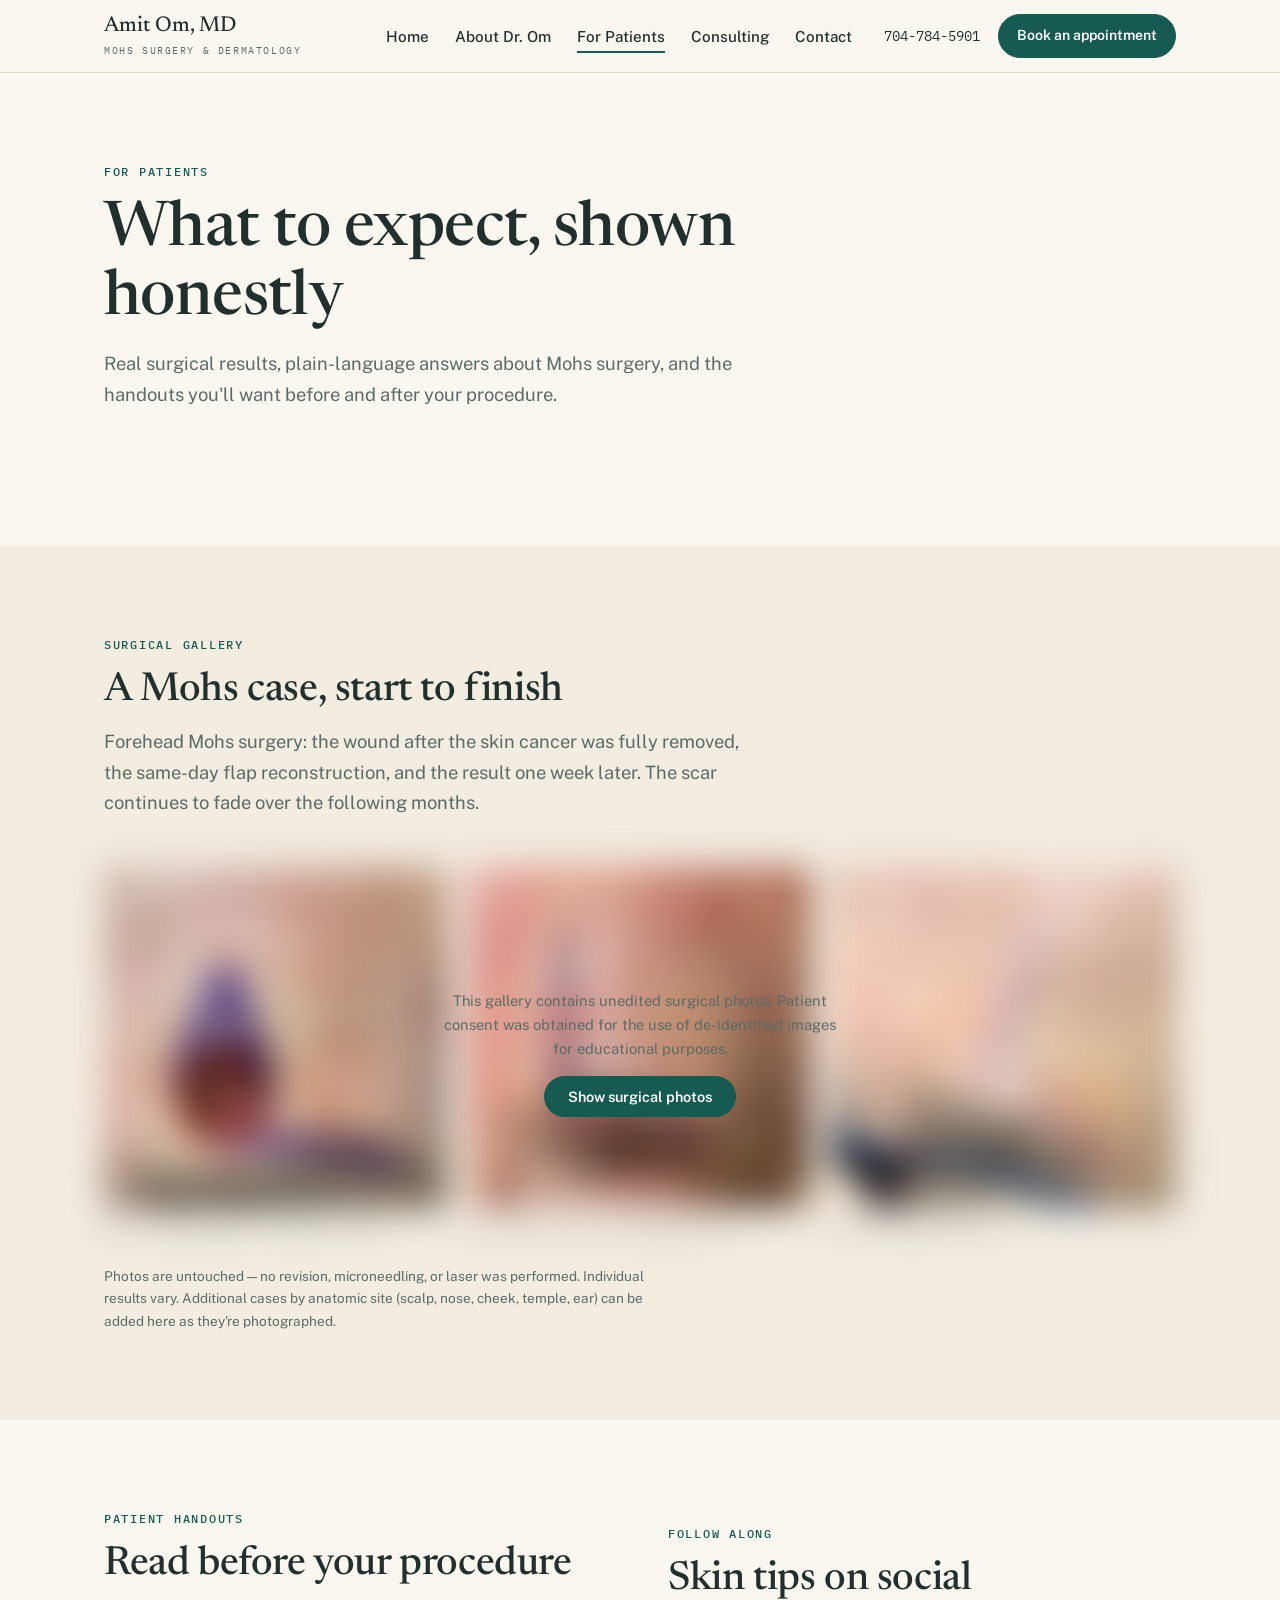
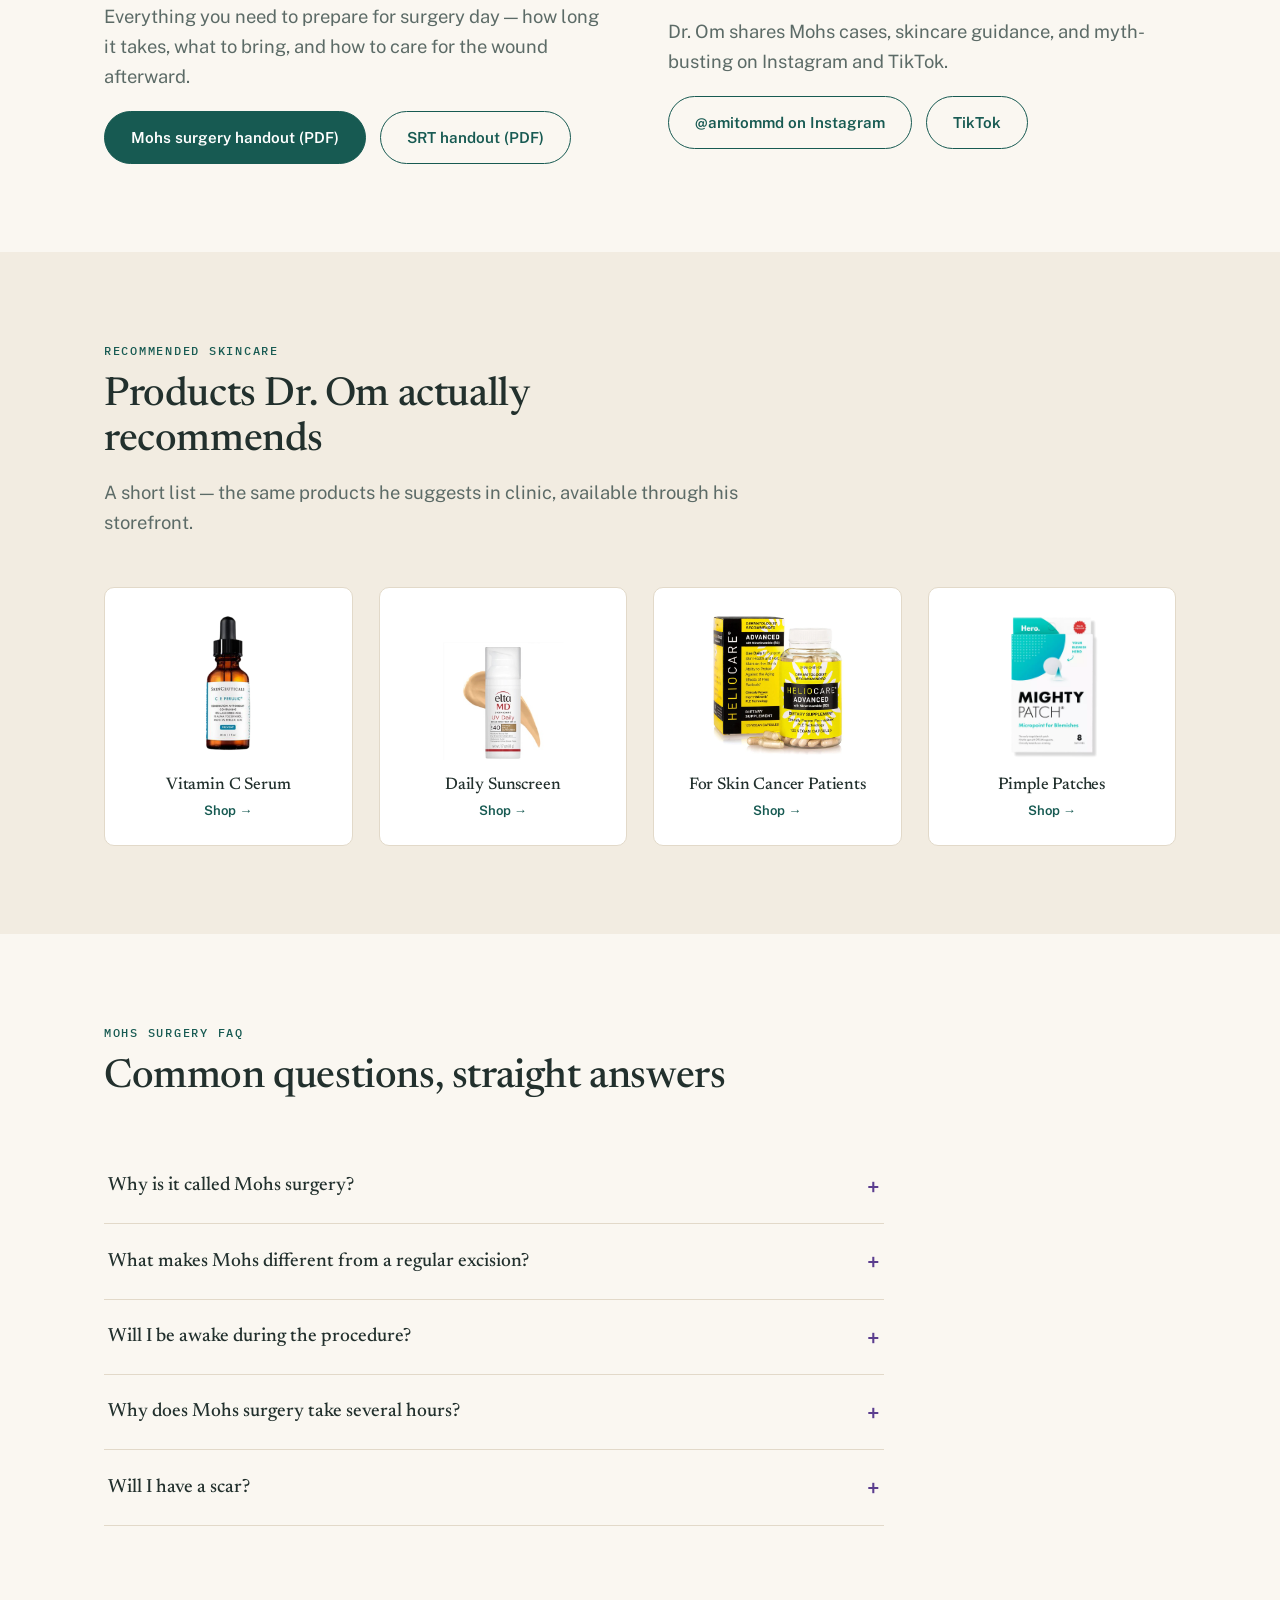
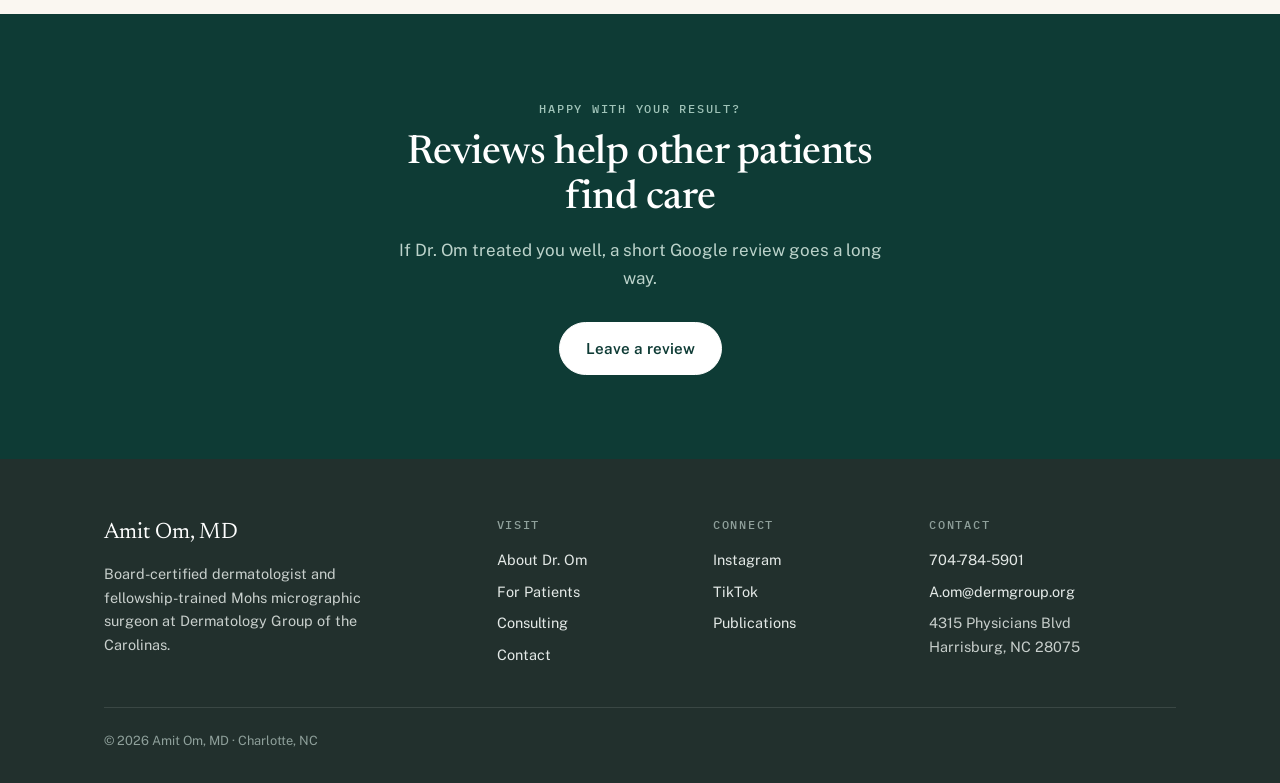
<file: for-patients.html>
<!doctype html>
<html lang="en">
<head>
<meta charset="utf-8">
<meta name="viewport" content="width=device-width, initial-scale=1">
<title>For Patients — Surgical Gallery, Mohs FAQ &amp; Skincare | Amit Om, MD</title>
<meta name="description" content="Real Mohs surgery results, patient handouts, frequently asked questions about Mohs micrographic surgery, and Dr. Om's recommended skincare products.">
<link rel="icon" href="img/favicon.png" type="image/png">
<link rel="preconnect" href="https://fonts.googleapis.com">
<link rel="preconnect" href="https://fonts.gstatic.com" crossorigin>
<link href="https://fonts.googleapis.com/css2?family=Newsreader:ital,opsz,wght@0,6..72,400;0,6..72,500;1,6..72,400;1,6..72,500&family=Public+Sans:wght@400;500;600;700&family=IBM+Plex+Mono:wght@400;500&display=swap" rel="stylesheet">
<link rel="stylesheet" href="css/style.css">
</head>
<body>


<header class="site-header">
  <div class="wrap nav-bar">
    <a class="wordmark" href="index.html">
      <span class="name">Amit Om, MD</span>
      <span class="spec">Mohs Surgery &amp; Dermatology</span>
    </a>
    <button class="nav-toggle" aria-expanded="false" aria-label="Open menu">☰</button>
    <ul class="nav-links">
      <li><a href="index.html">Home</a></li>
      <li><a href="about.html">About Dr. Om</a></li>
      <li><a href="for-patients.html" aria-current="page">For Patients</a></li>
      <li><a href="consulting.html">Consulting</a></li>
      <li><a href="contact.html">Contact</a></li>
    </ul>
    <div class="nav-cta">
      <a class="nav-phone" href="tel:7047845901">704-784-5901</a>
      <a class="btn btn-solid btn-sm" href="contact.html">Book an appointment</a>
    </div>
  </div>
</header>

<main>

<section class="section">
  <div class="wrap">
    <div class="section-head">
      <span class="eyebrow">For Patients</span>
      <h1>What to expect, shown honestly</h1>
      <p class="lede">Real surgical results, plain-language answers about Mohs surgery, and the handouts you'll want before and after your procedure.</p>
    </div>
  </div>
</section>

<section class="section section-tint" id="gallery">
  <div class="wrap">
    <div class="section-head rv">
      <span class="eyebrow">Surgical Gallery</span>
      <h2>A Mohs case, start to finish</h2>
      <p class="lede">Forehead Mohs surgery: the wound after the skin cancer was fully removed, the same-day flap reconstruction, and the result one week later. The scar continues to fade over the following months.</p>
    </div>
    <div class="veil rv">
      <div class="case-strip">
        <figure>
          <img src="img/case-forehead-1.jpg" alt="Surgical wound on forehead after complete skin cancer removal, margins marked in violet ink" loading="lazy">
          <figcaption><b>01 /</b> Cancer removed, margins clear</figcaption>
        </figure>
        <figure>
          <img src="img/case-forehead-2.jpg" alt="Forehead wound closed with a sutured flap immediately after reconstructive surgery" loading="lazy">
          <figcaption><b>02 /</b> Same-day flap reconstruction</figcaption>
        </figure>
        <figure>
          <img src="img/case-forehead-3.jpg" alt="Healed forehead one week after surgery with a faint scar" loading="lazy">
          <figcaption><b>03 /</b> One week post-op</figcaption>
        </figure>
      </div>
      <div class="veil-cover">
        <p>This gallery contains unedited surgical photos. Patient consent was obtained for the use of de-identified images for educational purposes.</p>
        <button type="button">Show surgical photos</button>
      </div>
    </div>
    <p class="rv" style="margin-top:26px; font-size:0.85rem; color:var(--ink-2); max-width:70ch;">Photos are untouched — no revision, microneedling, or laser was performed. Individual results vary. Additional cases by anatomic site (scalp, nose, cheek, temple, ear) can be added here as they're photographed.</p>
  </div>
</section>

<section class="section">
  <div class="wrap split">
    <div class="rv">
      <span class="eyebrow">Patient Handouts</span>
      <h2>Read before your procedure</h2>
      <p class="lede">Everything you need to prepare for surgery day — how long it takes, what to bring, and how to care for the wound afterward.</p>
      <div class="hero-actions" style="margin-top:8px">
        <a class="btn btn-solid" href="files/mohs-surgery-handout.pdf">Mohs surgery handout (PDF)</a>
        <a class="btn btn-ghost" href="files/srt-patient-handout.pdf">SRT handout (PDF)</a>
      </div>
    </div>
    <div class="rv">
      <span class="eyebrow">Follow Along</span>
      <h2>Skin tips on social</h2>
      <p class="lede">Dr. Om shares Mohs cases, skincare guidance, and myth-busting on Instagram and TikTok.</p>
      <div class="hero-actions" style="margin-top:8px">
        <a class="btn btn-ghost" href="https://www.instagram.com/amitommd/" rel="noopener">@amitommd on Instagram</a>
        <a class="btn btn-ghost" href="https://www.tiktok.com/@amitommd" rel="noopener">TikTok</a>
      </div>
    </div>
  </div>
</section>

<section class="section section-tint">
  <div class="wrap">
    <div class="section-head rv">
      <span class="eyebrow">Recommended Skincare</span>
      <h2>Products Dr. Om actually recommends</h2>
      <p class="lede">A short list — the same products he suggests in clinic, available through his storefront.</p>
    </div>
    <div class="prod-grid">
      <a class="prod rv" href="https://shopmy.us/amitommd" rel="noopener">
        <img src="img/product-serum.png" alt="Vitamin C serum bottles" loading="lazy">
        <h3>Vitamin C Serum</h3>
        <span>Shop →</span>
      </a>
      <a class="prod rv" href="https://shopmy.us/amitommd" rel="noopener">
        <img src="img/product-vitc.jpg" alt="Daily sunscreen" loading="lazy">
        <h3>Daily Sunscreen</h3>
        <span>Shop →</span>
      </a>
      <a class="prod rv" href="https://shopmy.us/amitommd" rel="noopener">
        <img src="img/product-sunscreen.webp" alt="Heliocare antioxidant supplement" loading="lazy">
        <h3>For Skin Cancer Patients</h3>
        <span>Shop →</span>
      </a>
      <a class="prod rv" href="https://shopmy.us/amitommd" rel="noopener">
        <img src="img/product-patches.webp" alt="Pimple patches" loading="lazy">
        <h3>Pimple Patches</h3>
        <span>Shop →</span>
      </a>
    </div>
  </div>
</section>

<section class="section">
  <div class="wrap">
    <div class="section-head rv">
      <span class="eyebrow">Mohs Surgery FAQ</span>
      <h2>Common questions, straight answers</h2>
    </div>
    <div class="faq rv">
      <details>
        <summary>Why is it called Mohs surgery?</summary>
        <p>It's named for Dr. Frederic Mohs, the University of Wisconsin surgeon who developed the technique in the 1930s. It's not an acronym — after decades of refinement it's simply known as "Mohs micrographic surgery."</p>
      </details>
      <details>
        <summary>What makes Mohs different from a regular excision?</summary>
        <p>Skin cancer is often the "tip of the iceberg," with roots that aren't visible to the naked eye. In Mohs surgery the cancer is removed one thin layer at a time, and 100% of each layer's margin is examined under the microscope before deciding whether more tissue is needed. That's how it achieves the highest cure rate while sparing the most healthy skin.</p>
      </details>
      <details>
        <summary>Will I be awake during the procedure?</summary>
        <p>Yes — Mohs surgery is an outpatient procedure performed under local anesthesia. The area is fully numbed, and most patients are comfortable throughout.</p>
      </details>
      <details>
        <summary>Why does Mohs surgery take several hours?</summary>
        <p>Each layer removed must be processed onto slides and read under the microscope while you wait — that careful examination is the whole point. Bring a book; most cases are finished in one visit, with reconstruction done the same day.</p>
      </details>
      <details>
        <summary>Will I have a scar?</summary>
        <p>Any surgery leaves some scar, but Mohs removes the least possible tissue, and Dr. Om specializes in reconstruction designed to hide within natural skin lines. Scars typically look their worst in the first weeks and fade significantly over months — see the gallery above for an honest example.</p>
      </details>
    </div>
  </div>
</section>

<section class="cta-band">
  <span class="eyebrow" style="color:#9FC3B8">Happy With Your Result?</span>
  <h2>Reviews help other patients find care</h2>
  <p>If Dr. Om treated you well, a short Google review goes a long way.</p>
  <a class="btn" href="https://search.google.com/local/writereview?placeid=ChIJ13ufDvGfVogRQ_0DnxFW-Lo" rel="noopener">Leave a review</a>
</section>

</main>

<footer class="site-footer">
  <div class="wrap">
    <div class="footer-grid">
      <div>
        <p class="footer-word">Amit Om, MD</p>
        <p style="margin-top:10px; max-width:34ch;">Board-certified dermatologist and fellowship-trained Mohs micrographic surgeon at Dermatology Group of the Carolinas.</p>
      </div>
      <div>
        <h4>Visit</h4>
        <ul>
          <li><a href="about.html">About Dr. Om</a></li>
          <li><a href="for-patients.html">For Patients</a></li>
          <li><a href="consulting.html">Consulting</a></li>
          <li><a href="contact.html">Contact</a></li>
        </ul>
      </div>
      <div>
        <h4>Connect</h4>
        <ul>
          <li><a href="https://www.instagram.com/amitommd/" rel="noopener">Instagram</a></li>
          <li><a href="https://www.tiktok.com/@amitommd" rel="noopener">TikTok</a></li>
          <li><a href="https://pubmed.ncbi.nlm.nih.gov/?term=amit+om" rel="noopener">Publications</a></li>
        </ul>
      </div>
      <div>
        <h4>Contact</h4>
        <ul>
          <li><a href="tel:7047845901">704-784-5901</a></li>
          <li><a href="mailto:A.om@dermgroup.org">A.om@dermgroup.org</a></li>
          <li>4315 Physicians Blvd<br>Harrisburg, NC 28075</li>
        </ul>
      </div>
    </div>
    <div class="footer-note">
      <span>&copy; 2026 Amit Om, MD &middot; Charlotte, NC</span>
    </div>
  </div>
</footer>

<script src="js/main.js"></script>
</body>
</html>
</file>
<file: css/style.css>
/* ============================================================
   Amit Om, MD — redesign concept
   Palette: ivory paper, deep teal, ink, gentian-violet marker
   Type: Newsreader (display) · Public Sans (body) · IBM Plex Mono (labels)
   ============================================================ */

:root {
  --paper: #FAF7F1;
  --paper-2: #F2ECE1;
  --ink: #22302D;
  --ink-2: #5C6B67;
  --teal: #175A52;
  --teal-deep: #0E3B35;
  --teal-tint: #E2ECE8;
  --violet: #5B3E8F;
  --line: #E2D9C9;
  --white: #FFFFFF;
  --display: "Newsreader", Georgia, serif;
  --body: "Public Sans", -apple-system, "Segoe UI", sans-serif;
  --mono: "IBM Plex Mono", ui-monospace, monospace;
  --wrap: 1120px;
  --radius: 10px;
}

* { margin: 0; padding: 0; box-sizing: border-box; }
html { scroll-behavior: smooth; }
@media (prefers-reduced-motion: reduce) {
  html { scroll-behavior: auto; }
  *, *::before, *::after { animation: none !important; transition: none !important; }
}

body {
  font-family: var(--body);
  font-size: 1.0625rem;
  line-height: 1.65;
  color: var(--ink);
  background: var(--paper);
  -webkit-font-smoothing: antialiased;
}

img { max-width: 100%; height: auto; display: block; }
a { color: var(--teal); }
a:focus-visible, button:focus-visible, summary:focus-visible {
  outline: 2px solid var(--violet);
  outline-offset: 3px;
  border-radius: 2px;
}

.wrap { max-width: var(--wrap); margin: 0 auto; padding: 0 24px; }

/* ---------- type ---------- */
h1, h2, h3 { font-family: var(--display); font-weight: 500; line-height: 1.12; letter-spacing: -0.01em; }
h1 { font-size: clamp(2.4rem, 5.4vw, 3.9rem); }
h2 { font-size: clamp(1.8rem, 3.4vw, 2.5rem); }
h3 { font-size: 1.35rem; }

.eyebrow {
  font-family: var(--mono);
  font-size: 0.78rem;
  font-weight: 500;
  letter-spacing: 0.14em;
  text-transform: uppercase;
  color: var(--teal);
  display: block;
  margin-bottom: 14px;
}

.lede { font-size: 1.15rem; color: var(--ink-2); max-width: 58ch; }

/* ---------- announcement ---------- */
.announce {
  background: var(--teal-deep);
  color: #EAF2EE;
  text-align: center;
  font-size: 0.875rem;
  padding: 9px 20px;
}
.announce strong { color: #fff; }

/* ---------- header ---------- */
.site-header {
  position: sticky;
  top: 0;
  z-index: 50;
  background: rgba(250, 247, 241, 0.92);
  backdrop-filter: blur(8px);
  border-bottom: 1px solid var(--line);
}
.nav-bar {
  display: flex;
  align-items: center;
  gap: 32px;
  min-height: 72px;
}
.wordmark { text-decoration: none; color: var(--ink); line-height: 1.15; }
.wordmark .name { font-family: var(--display); font-size: 1.35rem; font-weight: 500; display: block; }
.wordmark .spec {
  font-family: var(--mono);
  font-size: 0.62rem;
  letter-spacing: 0.16em;
  text-transform: uppercase;
  color: var(--ink-2);
}
.nav-links { display: flex; gap: 26px; list-style: none; margin-left: auto; }
.nav-links a {
  text-decoration: none;
  color: var(--ink);
  font-size: 0.95rem;
  font-weight: 500;
  padding: 6px 0;
  border-bottom: 2px solid transparent;
}
.nav-links a:hover { border-bottom-color: var(--violet); }
.nav-links a[aria-current="page"] { border-bottom-color: var(--teal); }
.nav-cta { display: flex; align-items: center; gap: 18px; }
.nav-phone { font-family: var(--mono); font-size: 0.85rem; text-decoration: none; color: var(--ink); white-space: nowrap; }
.nav-toggle {
  display: none;
  background: none;
  border: 1px solid var(--line);
  border-radius: 8px;
  padding: 9px 11px;
  cursor: pointer;
  color: var(--ink);
}

/* ---------- buttons ---------- */
.btn {
  display: inline-block;
  font-family: var(--body);
  font-weight: 600;
  font-size: 0.95rem;
  text-decoration: none;
  border-radius: 999px;
  padding: 13px 26px;
  border: 1.5px solid var(--teal);
  transition: background-color 160ms ease, color 160ms ease;
}
.btn-solid { background: var(--teal); color: #fff; }
.btn-solid:hover { background: var(--teal-deep); border-color: var(--teal-deep); }
.btn-ghost { color: var(--teal); background: transparent; }
.btn-ghost:hover { background: var(--teal-tint); }
.btn-sm { padding: 9px 18px; font-size: 0.88rem; }

/* ---------- hero ---------- */
.hero { padding: 72px 0 0; overflow: hidden; }
.hero-grid {
  display: grid;
  grid-template-columns: 1.05fr 0.95fr;
  gap: 48px;
  align-items: end;
}
.hero-copy { padding-bottom: 72px; }
.hero-copy .lede { margin: 22px 0 30px; }
.hero-actions { display: flex; gap: 14px; flex-wrap: wrap; align-items: center; }

.marker { position: relative; white-space: nowrap; }
.marker svg {
  position: absolute;
  inset: -12% -5%;
  width: 110%;
  height: 124%;
  overflow: visible;
  pointer-events: none;
}
.marker path {
  fill: none;
  stroke: var(--violet);
  stroke-width: 2.6;
  stroke-linecap: round;
  opacity: 0.85;
  stroke-dasharray: 1000;
  stroke-dashoffset: 1000;
  animation: draw 1.1s ease-out 0.5s forwards;
}
@keyframes draw { to { stroke-dashoffset: 0; } }
@media (prefers-reduced-motion: reduce) { .marker path { stroke-dashoffset: 0; } }

.hero-figure {
  position: relative;
  align-self: end;
  background: var(--teal-tint);
  border-radius: 999px 999px 0 0;
  padding: 48px 36px 0;
}
.hero-figure img { margin: 0 auto; max-height: 520px; width: auto; }

.trust-row {
  display: flex;
  flex-wrap: wrap;
  gap: 10px 28px;
  margin-top: 34px;
  padding-top: 22px;
  border-top: 1px solid var(--line);
  font-size: 0.85rem;
  color: var(--ink-2);
}
.trust-row span::before { content: "✓ "; color: var(--teal); font-weight: 700; }

/* ---------- sections ---------- */
.section { padding: 88px 0; }
.section-tint { background: var(--paper-2); }
.section-head { max-width: 640px; margin-bottom: 48px; }
.section-head .lede { margin-top: 14px; }

/* ---------- service cards ---------- */
.svc-grid {
  display: grid;
  grid-template-columns: repeat(3, 1fr);
  gap: 26px;
}
.svc {
  background: var(--white);
  border: 1px solid var(--line);
  border-radius: var(--radius);
  padding: 28px 26px 30px;
  position: relative;
}
.svc::before {
  content: "";
  position: absolute;
  top: -1px;
  left: 26px;
  width: 44px;
  height: 3px;
  background: var(--teal);
  transition: width 200ms ease, background-color 200ms ease;
}
.svc:hover::before { width: 76px; background: var(--violet); }
.svc h3 { margin-bottom: 10px; }
.svc p { font-size: 0.94rem; color: var(--ink-2); }

/* ---------- steps (Mohs process) ---------- */
.steps { display: grid; grid-template-columns: repeat(4, 1fr); gap: 26px; counter-reset: step; }
.step { counter-increment: step; border-top: 1px solid var(--line); padding-top: 18px; }
.step::before {
  content: "0" counter(step);
  font-family: var(--mono);
  font-size: 0.8rem;
  color: var(--violet);
  letter-spacing: 0.1em;
}
.step h3 { font-size: 1.15rem; margin: 8px 0 8px; }
.step p { font-size: 0.92rem; color: var(--ink-2); }

/* ---------- case strip ---------- */
.case-strip { display: grid; grid-template-columns: repeat(3, 1fr); gap: 22px; }
.case-strip figure img { border-radius: var(--radius); width: 100%; aspect-ratio: 1; object-fit: cover; }
.case-strip figcaption {
  font-family: var(--mono);
  font-size: 0.75rem;
  letter-spacing: 0.08em;
  text-transform: uppercase;
  color: var(--ink-2);
  margin-top: 10px;
}
.case-strip figcaption b { color: var(--violet); font-weight: 500; }

/* graphic-content veil */
.veil { position: relative; }
.veil .case-strip { filter: blur(18px); transition: filter 300ms ease; }
.veil.revealed .case-strip { filter: none; }
.veil-cover {
  position: absolute;
  inset: 0;
  display: flex;
  flex-direction: column;
  align-items: center;
  justify-content: center;
  gap: 14px;
  text-align: center;
  z-index: 2;
  padding: 20px;
}
.veil.revealed .veil-cover { display: none; }
.veil-cover p { font-size: 0.92rem; color: var(--ink-2); max-width: 44ch; }
.veil-cover button {
  font: 600 0.9rem var(--body);
  color: #fff;
  background: var(--teal);
  border: none;
  border-radius: 999px;
  padding: 12px 24px;
  cursor: pointer;
}
.veil-cover button:hover { background: var(--teal-deep); }

/* ---------- stats ---------- */
.stat-row { display: grid; grid-template-columns: repeat(4, 1fr); gap: 26px; }
.stat .num { font-family: var(--display); font-size: 2.9rem; color: var(--teal); line-height: 1; }
.stat .lbl { font-size: 0.88rem; color: var(--ink-2); margin-top: 6px; }

/* ---------- testimonials ---------- */
.quote-grid { display: grid; grid-template-columns: repeat(3, 1fr); gap: 26px; }
.quote {
  background: var(--white);
  border: 1px solid var(--line);
  border-radius: var(--radius);
  padding: 30px 28px;
  display: flex;
  flex-direction: column;
  gap: 16px;
}
.quote blockquote {
  font-family: var(--display);
  font-size: 1.12rem;
  font-style: italic;
  line-height: 1.5;
}
.quote blockquote::before { content: "“"; color: var(--violet); font-size: 1.6em; line-height: 0; vertical-align: -0.28em; margin-right: 2px; }
.quote cite {
  font-style: normal;
  font-family: var(--mono);
  font-size: 0.75rem;
  letter-spacing: 0.1em;
  text-transform: uppercase;
  color: var(--ink-2);
  margin-top: auto;
}

/* ---------- timeline (education) ---------- */
.timeline { list-style: none; border-left: 2px solid var(--teal-tint); padding-left: 32px; display: grid; gap: 30px; }
.timeline li { position: relative; }
.timeline li::before {
  content: "";
  position: absolute;
  left: -39px;
  top: 8px;
  width: 12px;
  height: 12px;
  border-radius: 50%;
  background: var(--teal);
  border: 2.5px solid var(--paper);
}
.timeline .when {
  font-family: var(--mono);
  font-size: 0.75rem;
  letter-spacing: 0.12em;
  text-transform: uppercase;
  color: var(--violet);
}
.timeline h3 { margin: 4px 0 4px; }
.timeline p { font-size: 0.94rem; color: var(--ink-2); }

/* ---------- logo / badge rows ---------- */
.badge-row { display: flex; flex-wrap: wrap; gap: 36px; align-items: center; }
.badge-row img { height: 130px; width: auto; }
.logo-row { display: flex; flex-wrap: wrap; gap: 48px; align-items: center; }
.logo-row img { height: 64px; width: auto; filter: grayscale(35%); opacity: 0.85; }

/* ---------- split layout ---------- */
.split { display: grid; grid-template-columns: 1fr 1fr; gap: 56px; align-items: center; }
.split img { border-radius: var(--radius); }
.split .lede { margin: 14px 0 18px; }

/* ---------- product cards ---------- */
.prod-grid { display: grid; grid-template-columns: repeat(4, 1fr); gap: 26px; }
.prod {
  background: var(--white);
  border: 1px solid var(--line);
  border-radius: var(--radius);
  padding: 22px;
  text-align: center;
  text-decoration: none;
  color: var(--ink);
  transition: border-color 160ms ease;
}
.prod:hover { border-color: var(--teal); }
.prod img { height: 150px; width: auto; margin: 0 auto 16px; object-fit: contain; }
.prod h3 { font-size: 1.05rem; }
.prod span { font-size: 0.82rem; color: var(--teal); font-weight: 600; }

/* ---------- FAQ ---------- */
.faq { max-width: 780px; }
.faq details { border-bottom: 1px solid var(--line); }
.faq summary {
  cursor: pointer;
  list-style: none;
  display: flex;
  justify-content: space-between;
  align-items: center;
  gap: 20px;
  padding: 20px 4px;
  font-family: var(--display);
  font-size: 1.2rem;
  font-weight: 500;
}
.faq summary::-webkit-details-marker { display: none; }
.faq summary::after { content: "+"; font-family: var(--mono); color: var(--violet); font-size: 1.3rem; flex-shrink: 0; }
.faq details[open] summary::after { content: "–"; }
.faq details p { padding: 0 4px 22px; color: var(--ink-2); max-width: 66ch; }

/* ---------- contact ---------- */
.loc-grid { display: grid; grid-template-columns: 1fr 1fr; gap: 26px; }
.loc-grid-single { grid-template-columns: minmax(0, 640px); justify-content: center; }
.loc-grid-single .loc iframe { height: 320px; }
.loc {
  background: var(--white);
  border: 1px solid var(--line);
  border-radius: var(--radius);
  overflow: hidden;
}
.loc iframe { width: 100%; height: 260px; border: 0; display: block; }
.loc-body { padding: 24px 26px 28px; }
.loc-body h3 { margin-bottom: 8px; }
.loc-body p { font-size: 0.95rem; color: var(--ink-2); }
.loc-body .btn { margin-top: 16px; }

.contact-lines { display: grid; gap: 8px; margin: 22px 0 26px; }
.contact-lines a {
  font-family: var(--mono);
  font-size: 1rem;
  text-decoration: none;
  color: var(--ink);
}
.contact-lines a:hover { color: var(--teal); }
.contact-lines .tag { font-family: var(--body); font-size: 0.8rem; color: var(--ink-2); display: block; }

/* ---------- CTA band ---------- */
.cta-band { background: var(--teal-deep); color: #EAF2EE; text-align: center; padding: 84px 24px; }
.cta-band h2 { color: #fff; max-width: 22ch; margin: 0 auto 14px; }
.cta-band p { color: #BCD3CB; max-width: 52ch; margin: 0 auto 30px; }
.cta-band .btn { border-color: #fff; color: var(--teal-deep); background: #fff; }
.cta-band .btn:hover { background: var(--paper); }

/* ---------- footer ---------- */
.site-footer { background: var(--ink); color: #C8CFCC; font-size: 0.9rem; padding: 56px 0 32px; }
.footer-grid { display: grid; grid-template-columns: 2fr 1fr 1fr 1.4fr; gap: 40px; margin-bottom: 40px; }
.site-footer h4 {
  font-family: var(--mono);
  font-size: 0.72rem;
  font-weight: 500;
  letter-spacing: 0.15em;
  text-transform: uppercase;
  color: #8FA09B;
  margin-bottom: 14px;
}
.site-footer a { color: #E4E9E7; text-decoration: none; }
.site-footer a:hover { text-decoration: underline; }
.site-footer ul { list-style: none; display: grid; gap: 8px; }
.footer-word { font-family: var(--display); font-size: 1.4rem; color: #fff; }
.footer-note { border-top: 1px solid #3A4744; padding-top: 22px; font-size: 0.8rem; color: #8FA09B; display: flex; flex-wrap: wrap; gap: 8px 24px; justify-content: space-between; }

/* ---------- reveal on scroll ---------- */
.js .rv { opacity: 0; transform: translateY(18px); transition: opacity 550ms ease, transform 550ms ease; }
.js .rv.in { opacity: 1; transform: none; }
@media (prefers-reduced-motion: reduce) { .rv { opacity: 1; transform: none; } }

/* ---------- responsive ---------- */
@media (max-width: 940px) {
  .svc-grid, .quote-grid { grid-template-columns: repeat(2, 1fr); }
  .steps, .prod-grid { grid-template-columns: repeat(2, 1fr); gap: 30px; }
  .stat-row { grid-template-columns: repeat(2, 1fr); }
  .hero-grid, .split, .loc-grid { grid-template-columns: 1fr; }
  .hero-figure { max-width: 420px; }
  .footer-grid { grid-template-columns: 1fr 1fr; }
}
@media (max-width: 720px) {
  .nav-links, .nav-phone {
    display: none;
  }
  .nav-toggle { display: block; margin-left: auto; }
  .nav-open .nav-links {
    display: grid;
    position: absolute;
    top: 100%;
    left: 0;
    right: 0;
    background: var(--paper);
    border-bottom: 1px solid var(--line);
    padding: 18px 24px 24px;
    gap: 4px;
    margin: 0;
  }
  .svc-grid, .quote-grid, .case-strip { grid-template-columns: 1fr; }
  .section { padding: 64px 0; }
}
</file>
